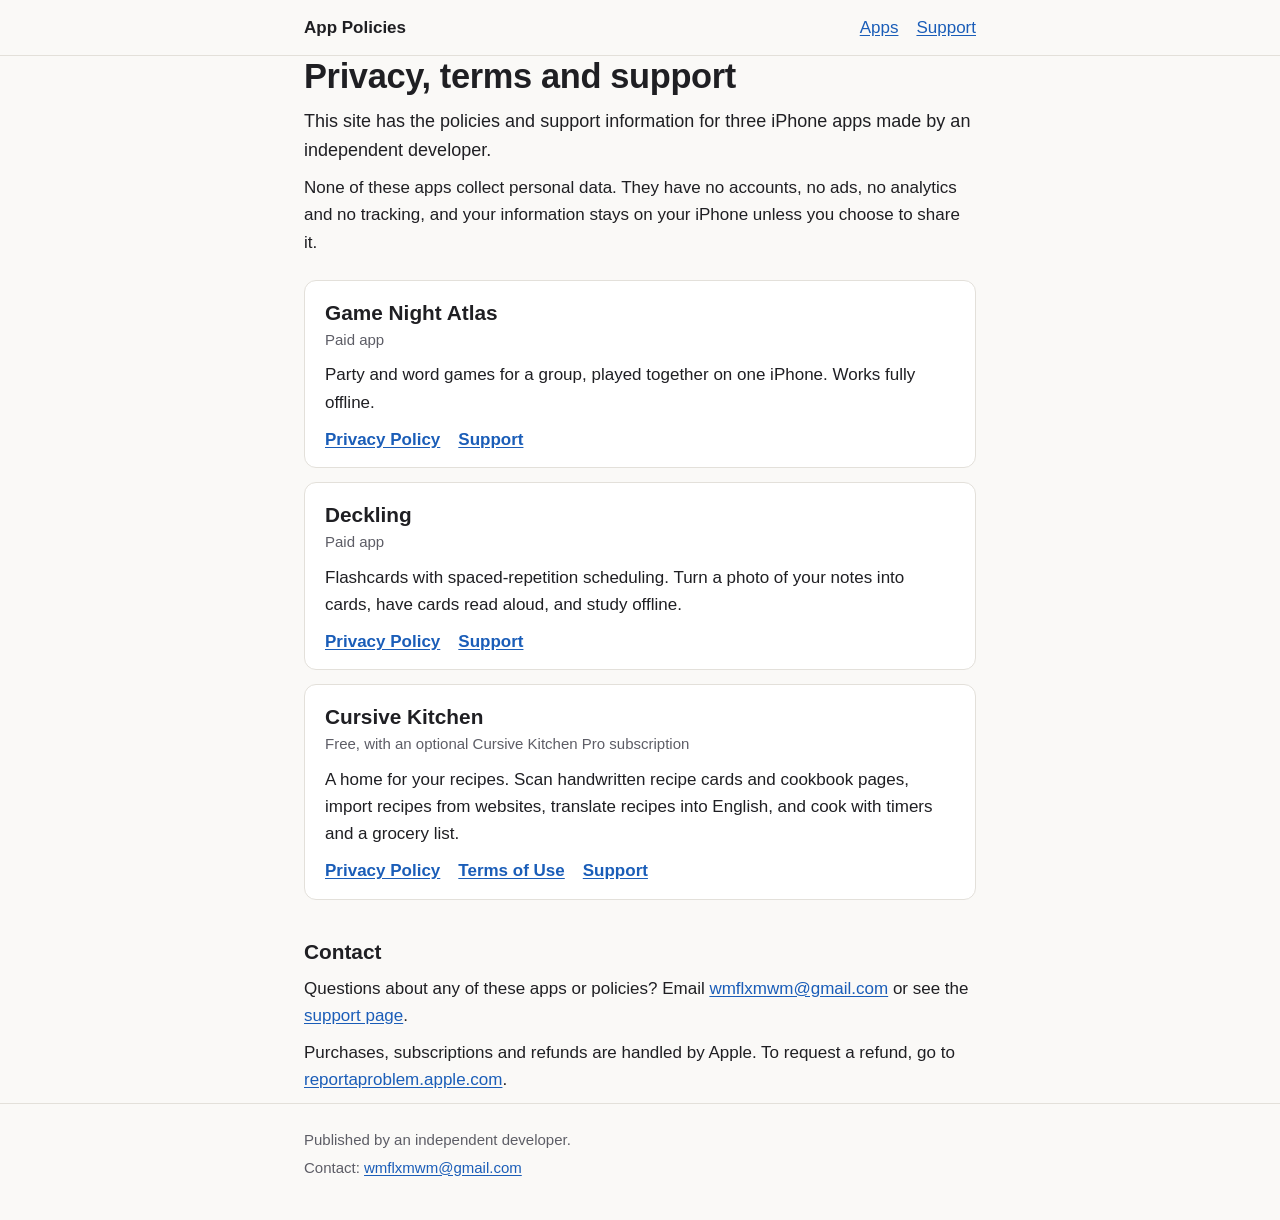
<file: index.html>
<!doctype html>
<html lang="en">
<head>
<meta charset="utf-8">
<meta name="viewport" content="width=device-width, initial-scale=1">
<meta name="color-scheme" content="light dark">
<meta name="referrer" content="no-referrer">
<title>App Policies</title>
<meta name="description" content="Privacy policies, terms of use and support for Game Night Atlas, Deckling and Cursive Kitchen, iPhone apps by an independent developer.">
<link rel="icon" href="data:,">
<link rel="stylesheet" href="style.css">
</head>
<body>
<a class="skip" href="#main">Skip to content</a>

<header class="site-header">
  <div class="wrap">
    <a class="brand" href="index.html">App Policies</a>
    <nav class="site-nav" aria-label="Site">
      <a href="index.html" aria-current="page">Apps</a>
      <a href="support.html">Support</a>
    </nav>
  </div>
</header>

<main id="main" class="wrap">
  <h1>Privacy, terms and support</h1>
  <p class="lead">This site has the policies and support information for three iPhone apps made by an independent developer.</p>
  <p>None of these apps collect personal data. They have no accounts, no ads, no analytics and no tracking, and your information stays on your iPhone unless you choose to share it.</p>

  <ul class="apps">
    <li class="app">
      <h2 id="game-night-atlas">Game Night Atlas</h2>
      <p class="price">Paid app</p>
      <p>Party and word games for a group, played together on one iPhone. Works fully offline.</p>
      <ul class="links">
        <li><a href="game-night-atlas/privacy.html">Privacy Policy</a></li>
        <li><a href="support.html#game-night-atlas">Support</a></li>
      </ul>
    </li>

    <li class="app">
      <h2 id="deckling">Deckling</h2>
      <p class="price">Paid app</p>
      <p>Flashcards with spaced-repetition scheduling. Turn a photo of your notes into cards, have cards read aloud, and study offline.</p>
      <ul class="links">
        <li><a href="deckling/privacy.html">Privacy Policy</a></li>
        <li><a href="support.html#deckling">Support</a></li>
      </ul>
    </li>

    <li class="app">
      <h2 id="cursive-kitchen">Cursive Kitchen</h2>
      <p class="price">Free, with an optional Cursive Kitchen Pro subscription</p>
      <p>A home for your recipes. Scan handwritten recipe cards and cookbook pages, import recipes from websites, translate recipes into English, and cook with timers and a grocery list.</p>
      <ul class="links">
        <li><a href="cursive-kitchen/privacy.html">Privacy Policy</a></li>
        <li><a href="cursive-kitchen/terms.html">Terms of Use</a></li>
        <li><a href="support.html#cursive-kitchen">Support</a></li>
      </ul>
    </li>
  </ul>

  <h2 id="contact">Contact</h2>
  <p>Questions about any of these apps or policies? Email <a href="mailto:wmflxmwm@gmail.com">wmflxmwm@gmail.com</a> or see the <a href="support.html">support page</a>.</p>
  <p>Purchases, subscriptions and refunds are handled by Apple. To request a refund, go to <a href="https://reportaproblem.apple.com">reportaproblem.apple.com</a>.</p>
</main>

<footer class="site-footer">
  <div class="wrap">
    <p>Published by an independent developer.</p>
    <p>Contact: <a href="mailto:wmflxmwm@gmail.com">wmflxmwm@gmail.com</a></p>
  </div>
</footer>
</body>
</html>
</file>
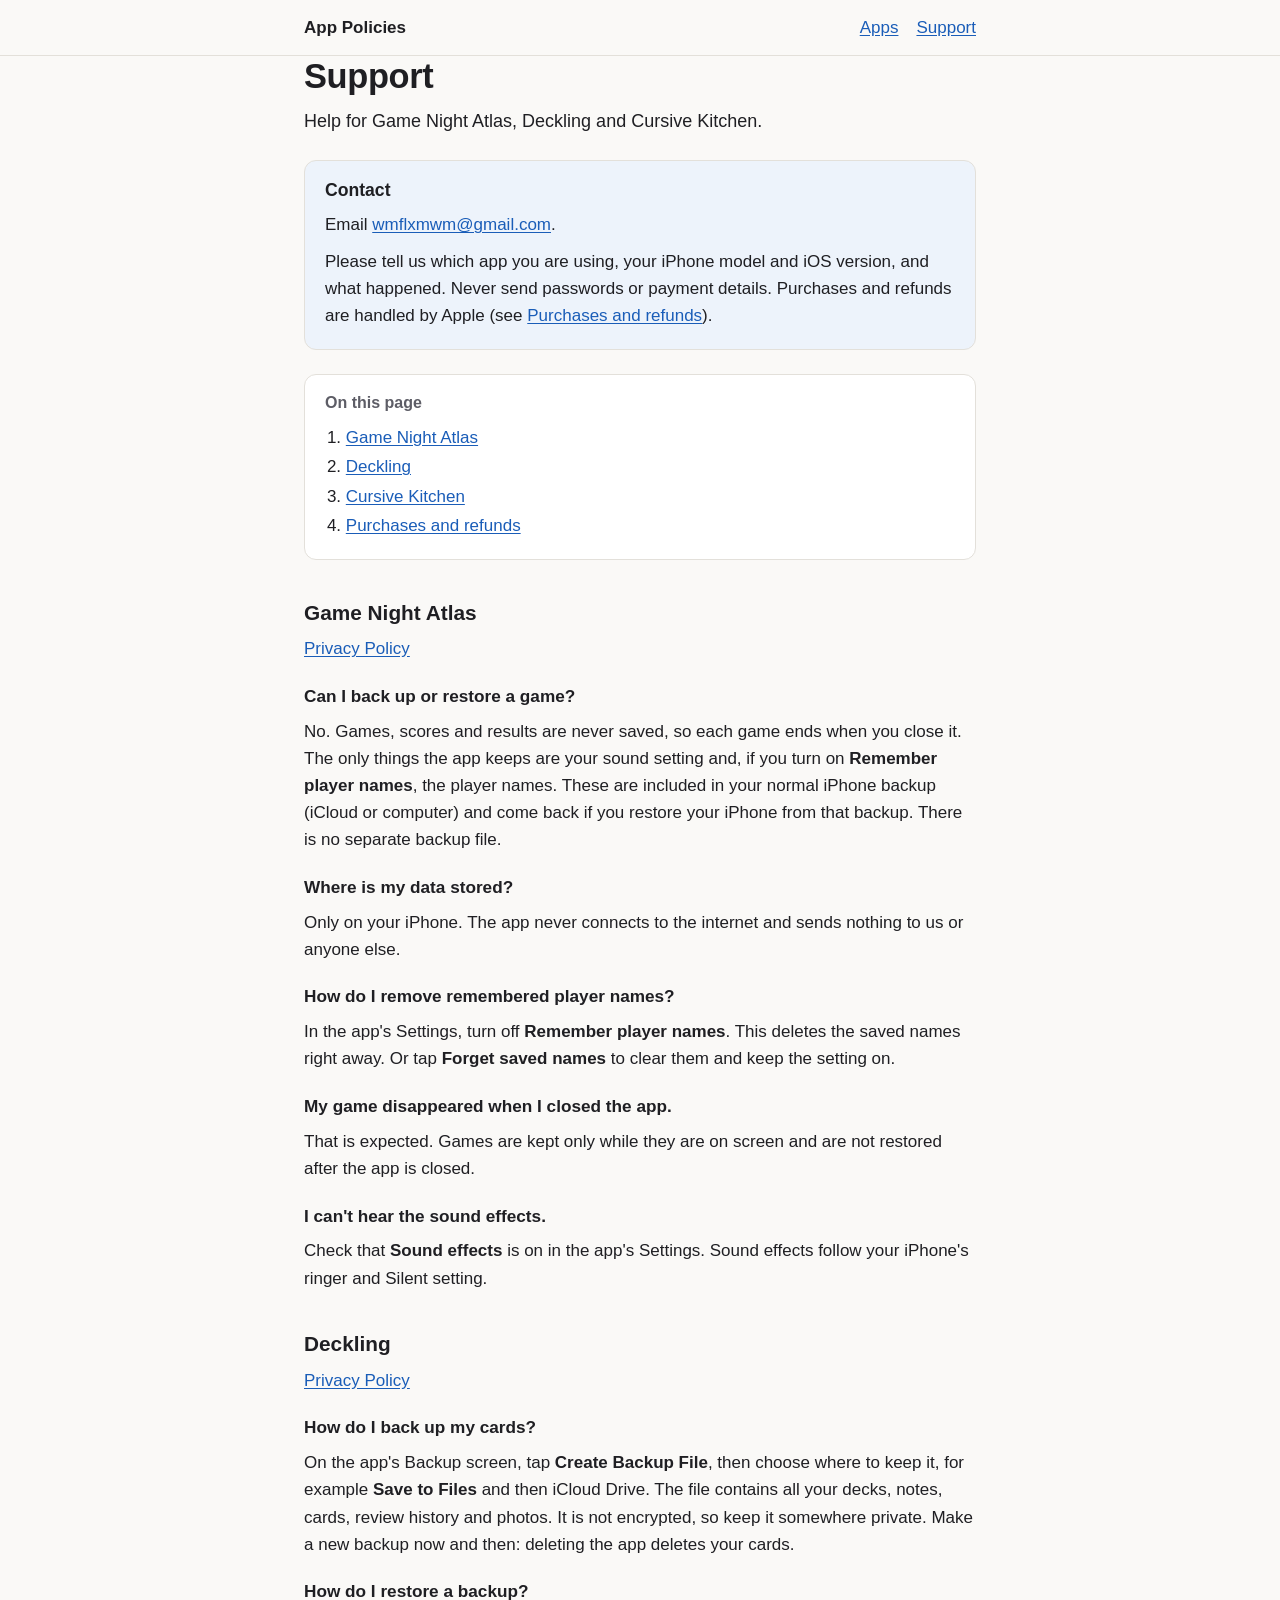
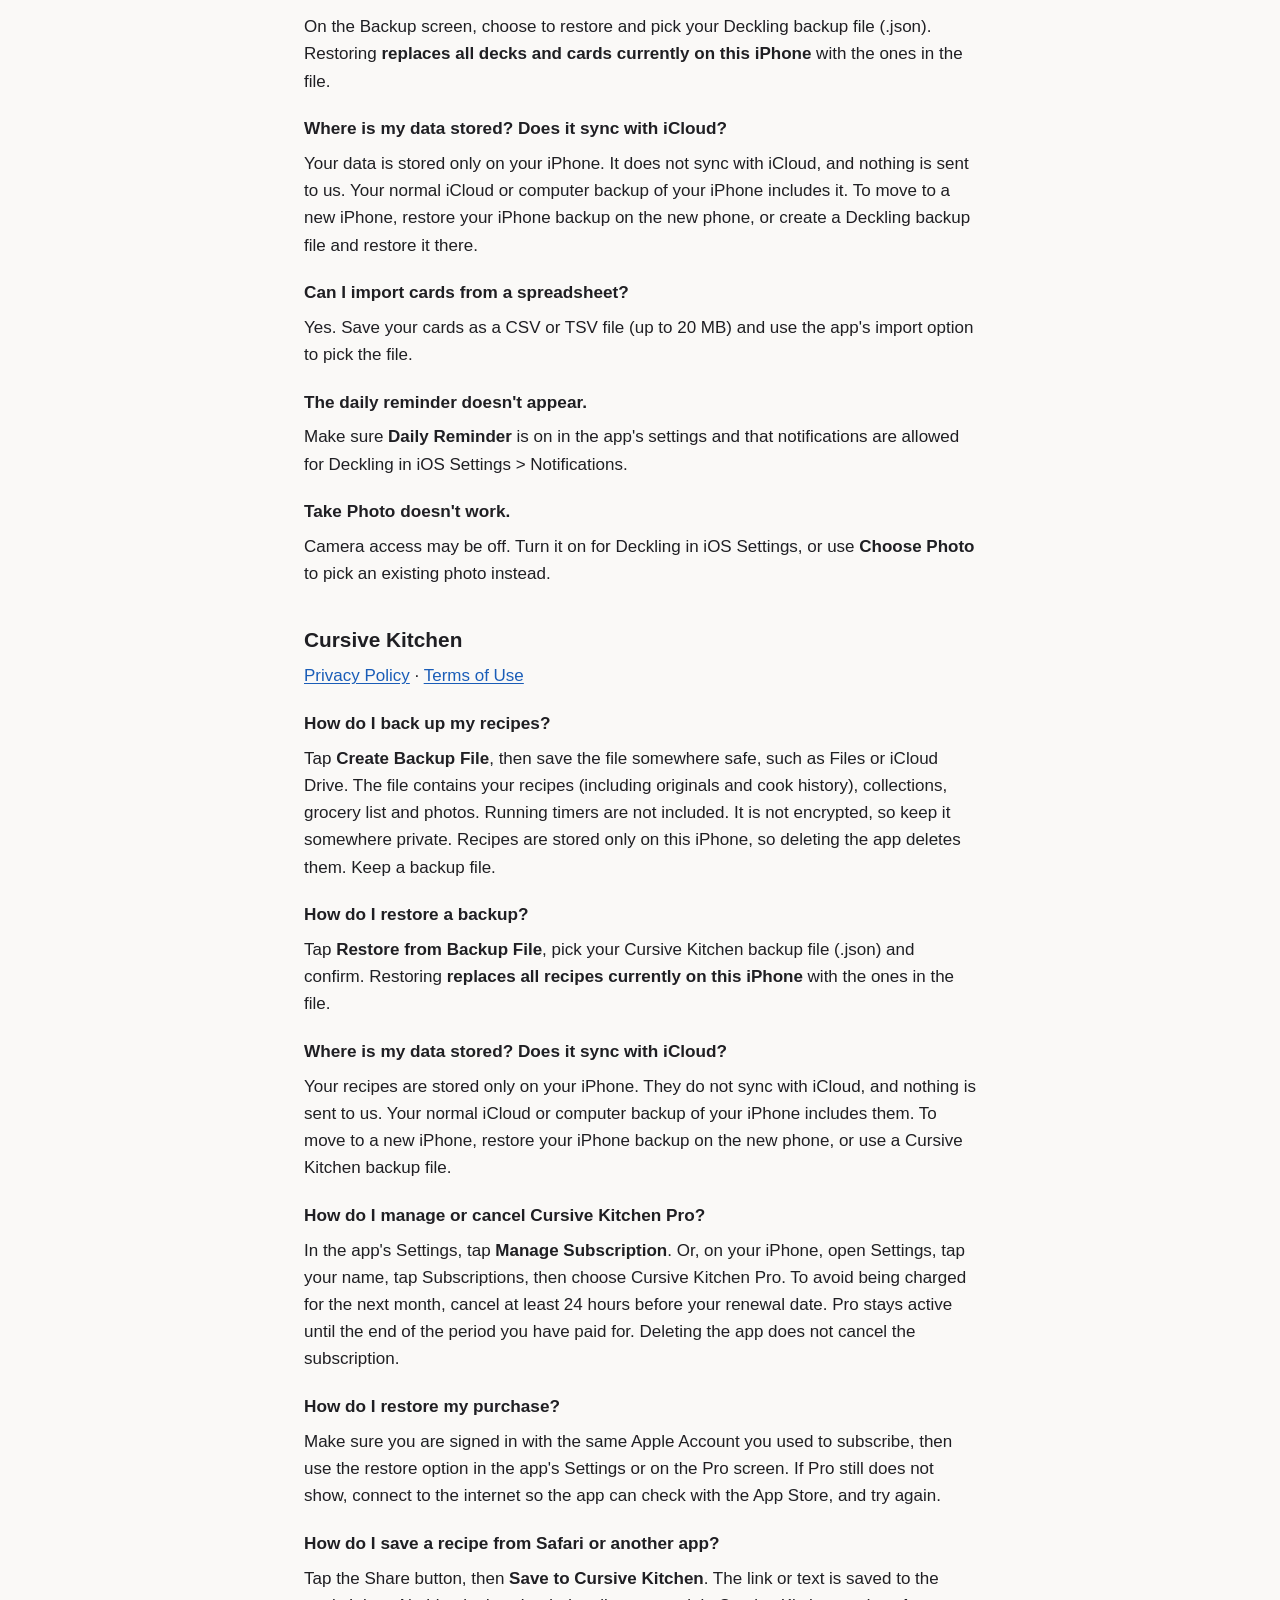
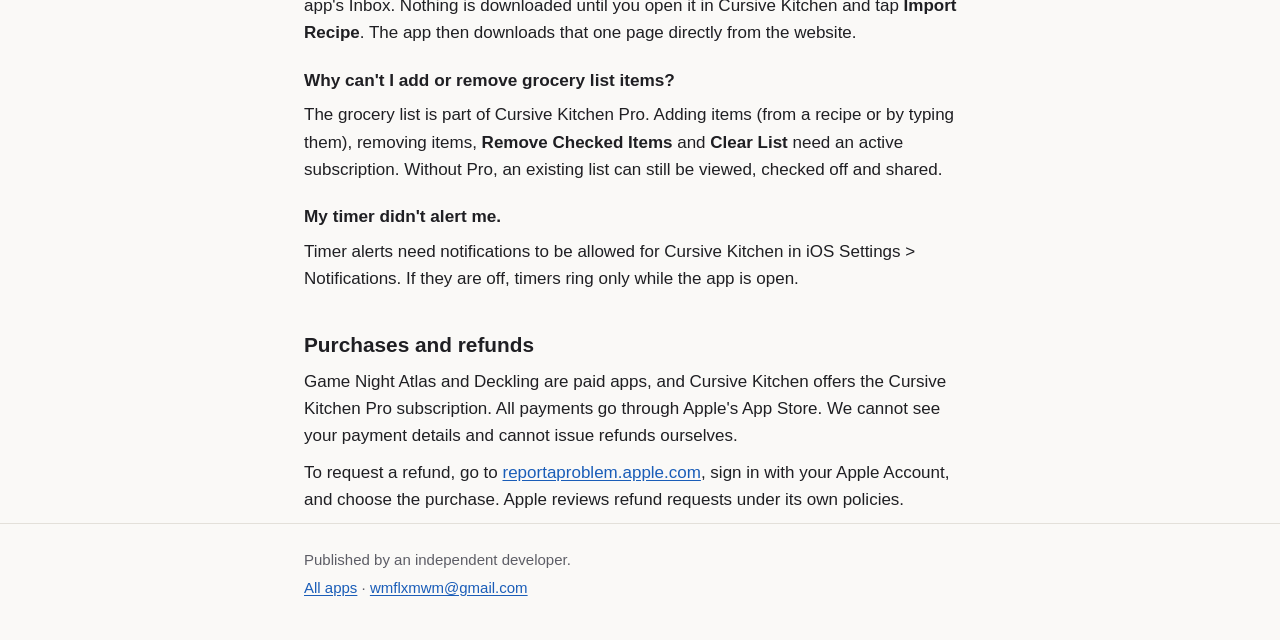
<file: support.html>
<!doctype html>
<html lang="en">
<head>
<meta charset="utf-8">
<meta name="viewport" content="width=device-width, initial-scale=1">
<meta name="color-scheme" content="light dark">
<meta name="referrer" content="no-referrer">
<title>App Support</title>
<meta name="description" content="Support, contact and frequently asked questions for Game Night Atlas, Deckling and Cursive Kitchen.">
<link rel="icon" href="data:,">
<link rel="stylesheet" href="style.css">
</head>
<body>
<a class="skip" href="#main">Skip to content</a>

<header class="site-header">
  <div class="wrap">
    <a class="brand" href="index.html">App Policies</a>
    <nav class="site-nav" aria-label="Site">
      <a href="index.html">Apps</a>
      <a href="support.html" aria-current="page">Support</a>
    </nav>
  </div>
</header>

<main id="main" class="wrap">
  <h1>Support</h1>
  <p class="lead">Help for Game Night Atlas, Deckling and Cursive Kitchen.</p>

  <section class="summary" aria-labelledby="contact">
    <h2 id="contact">Contact</h2>
    <p>Email <a href="mailto:wmflxmwm@gmail.com">wmflxmwm@gmail.com</a>.</p>
    <p>Please tell us which app you are using, your iPhone model and iOS version, and what happened. Never send passwords or payment details. Purchases and refunds are handled by Apple (see <a href="#refunds">Purchases and refunds</a>).</p>
  </section>

  <nav class="toc" aria-labelledby="toc-title">
    <h2 id="toc-title">On this page</h2>
    <ol>
      <li><a href="#game-night-atlas">Game Night Atlas</a></li>
      <li><a href="#deckling">Deckling</a></li>
      <li><a href="#cursive-kitchen">Cursive Kitchen</a></li>
      <li><a href="#refunds">Purchases and refunds</a></li>
    </ol>
  </nav>

  <section class="faq" aria-labelledby="game-night-atlas">
    <h2 id="game-night-atlas">Game Night Atlas</h2>
    <p><a href="game-night-atlas/privacy.html">Privacy Policy</a></p>

    <h3>Can I back up or restore a game?</h3>
    <p>No. Games, scores and results are never saved, so each game ends when you close it. The only things the app keeps are your sound setting and, if you turn on <strong>Remember player names</strong>, the player names. These are included in your normal iPhone backup (iCloud or computer) and come back if you restore your iPhone from that backup. There is no separate backup file.</p>

    <h3>Where is my data stored?</h3>
    <p>Only on your iPhone. The app never connects to the internet and sends nothing to us or anyone else.</p>

    <h3>How do I remove remembered player names?</h3>
    <p>In the app's Settings, turn off <strong>Remember player names</strong>. This deletes the saved names right away. Or tap <strong>Forget saved names</strong> to clear them and keep the setting on.</p>

    <h3>My game disappeared when I closed the app.</h3>
    <p>That is expected. Games are kept only while they are on screen and are not restored after the app is closed.</p>

    <h3>I can't hear the sound effects.</h3>
    <p>Check that <strong>Sound effects</strong> is on in the app's Settings. Sound effects follow your iPhone's ringer and Silent setting.</p>
  </section>

  <section class="faq" aria-labelledby="deckling">
    <h2 id="deckling">Deckling</h2>
    <p><a href="deckling/privacy.html">Privacy Policy</a></p>

    <h3>How do I back up my cards?</h3>
    <p>On the app's Backup screen, tap <strong>Create Backup File</strong>, then choose where to keep it, for example <strong>Save to Files</strong> and then iCloud Drive. The file contains all your decks, notes, cards, review history and photos. It is not encrypted, so keep it somewhere private. Make a new backup now and then: deleting the app deletes your cards.</p>

    <h3>How do I restore a backup?</h3>
    <p>On the Backup screen, choose to restore and pick your Deckling backup file (.json). Restoring <strong>replaces all decks and cards currently on this iPhone</strong> with the ones in the file.</p>

    <h3>Where is my data stored? Does it sync with iCloud?</h3>
    <p>Your data is stored only on your iPhone. It does not sync with iCloud, and nothing is sent to us. Your normal iCloud or computer backup of your iPhone includes it. To move to a new iPhone, restore your iPhone backup on the new phone, or create a Deckling backup file and restore it there.</p>

    <h3>Can I import cards from a spreadsheet?</h3>
    <p>Yes. Save your cards as a CSV or TSV file (up to 20 MB) and use the app's import option to pick the file.</p>

    <h3>The daily reminder doesn't appear.</h3>
    <p>Make sure <strong>Daily Reminder</strong> is on in the app's settings and that notifications are allowed for Deckling in iOS Settings &gt; Notifications.</p>

    <h3>Take Photo doesn't work.</h3>
    <p>Camera access may be off. Turn it on for Deckling in iOS Settings, or use <strong>Choose Photo</strong> to pick an existing photo instead.</p>
  </section>

  <section class="faq" aria-labelledby="cursive-kitchen">
    <h2 id="cursive-kitchen">Cursive Kitchen</h2>
    <p><a href="cursive-kitchen/privacy.html">Privacy Policy</a> · <a href="cursive-kitchen/terms.html">Terms of Use</a></p>

    <h3>How do I back up my recipes?</h3>
    <p>Tap <strong>Create Backup File</strong>, then save the file somewhere safe, such as Files or iCloud Drive. The file contains your recipes (including originals and cook history), collections, grocery list and photos. Running timers are not included. It is not encrypted, so keep it somewhere private. Recipes are stored only on this iPhone, so deleting the app deletes them. Keep a backup file.</p>

    <h3>How do I restore a backup?</h3>
    <p>Tap <strong>Restore from Backup File</strong>, pick your Cursive Kitchen backup file (.json) and confirm. Restoring <strong>replaces all recipes currently on this iPhone</strong> with the ones in the file.</p>

    <h3>Where is my data stored? Does it sync with iCloud?</h3>
    <p>Your recipes are stored only on your iPhone. They do not sync with iCloud, and nothing is sent to us. Your normal iCloud or computer backup of your iPhone includes them. To move to a new iPhone, restore your iPhone backup on the new phone, or use a Cursive Kitchen backup file.</p>

    <h3>How do I manage or cancel Cursive Kitchen Pro?</h3>
    <p>In the app's Settings, tap <strong>Manage Subscription</strong>. Or, on your iPhone, open Settings, tap your name, tap Subscriptions, then choose Cursive Kitchen Pro. To avoid being charged for the next month, cancel at least 24 hours before your renewal date. Pro stays active until the end of the period you have paid for. Deleting the app does not cancel the subscription.</p>

    <h3>How do I restore my purchase?</h3>
    <p>Make sure you are signed in with the same Apple Account you used to subscribe, then use the restore option in the app's Settings or on the Pro screen. If Pro still does not show, connect to the internet so the app can check with the App Store, and try again.</p>

    <h3>How do I save a recipe from Safari or another app?</h3>
    <p>Tap the Share button, then <strong>Save to Cursive Kitchen</strong>. The link or text is saved to the app's Inbox. Nothing is downloaded until you open it in Cursive Kitchen and tap <strong>Import Recipe</strong>. The app then downloads that one page directly from the website.</p>

    <h3>Why can't I add or remove grocery list items?</h3>
    <p>The grocery list is part of Cursive Kitchen Pro. Adding items (from a recipe or by typing them), removing items, <strong>Remove Checked Items</strong> and <strong>Clear List</strong> need an active subscription. Without Pro, an existing list can still be viewed, checked off and shared.</p>

    <h3>My timer didn't alert me.</h3>
    <p>Timer alerts need notifications to be allowed for Cursive Kitchen in iOS Settings &gt; Notifications. If they are off, timers ring only while the app is open.</p>
  </section>

  <section aria-labelledby="refunds">
    <h2 id="refunds">Purchases and refunds</h2>
    <p>Game Night Atlas and Deckling are paid apps, and Cursive Kitchen offers the Cursive Kitchen Pro subscription. All payments go through Apple's App Store. We cannot see your payment details and cannot issue refunds ourselves.</p>
    <p>To request a refund, go to <a href="https://reportaproblem.apple.com">reportaproblem.apple.com</a>, sign in with your Apple Account, and choose the purchase. Apple reviews refund requests under its own policies.</p>
  </section>
</main>

<footer class="site-footer">
  <div class="wrap">
    <p>Published by an independent developer.</p>
    <p><a href="index.html">All apps</a> · <a href="mailto:wmflxmwm@gmail.com">wmflxmwm@gmail.com</a></p>
  </div>
</footer>
</body>
</html>
</file>
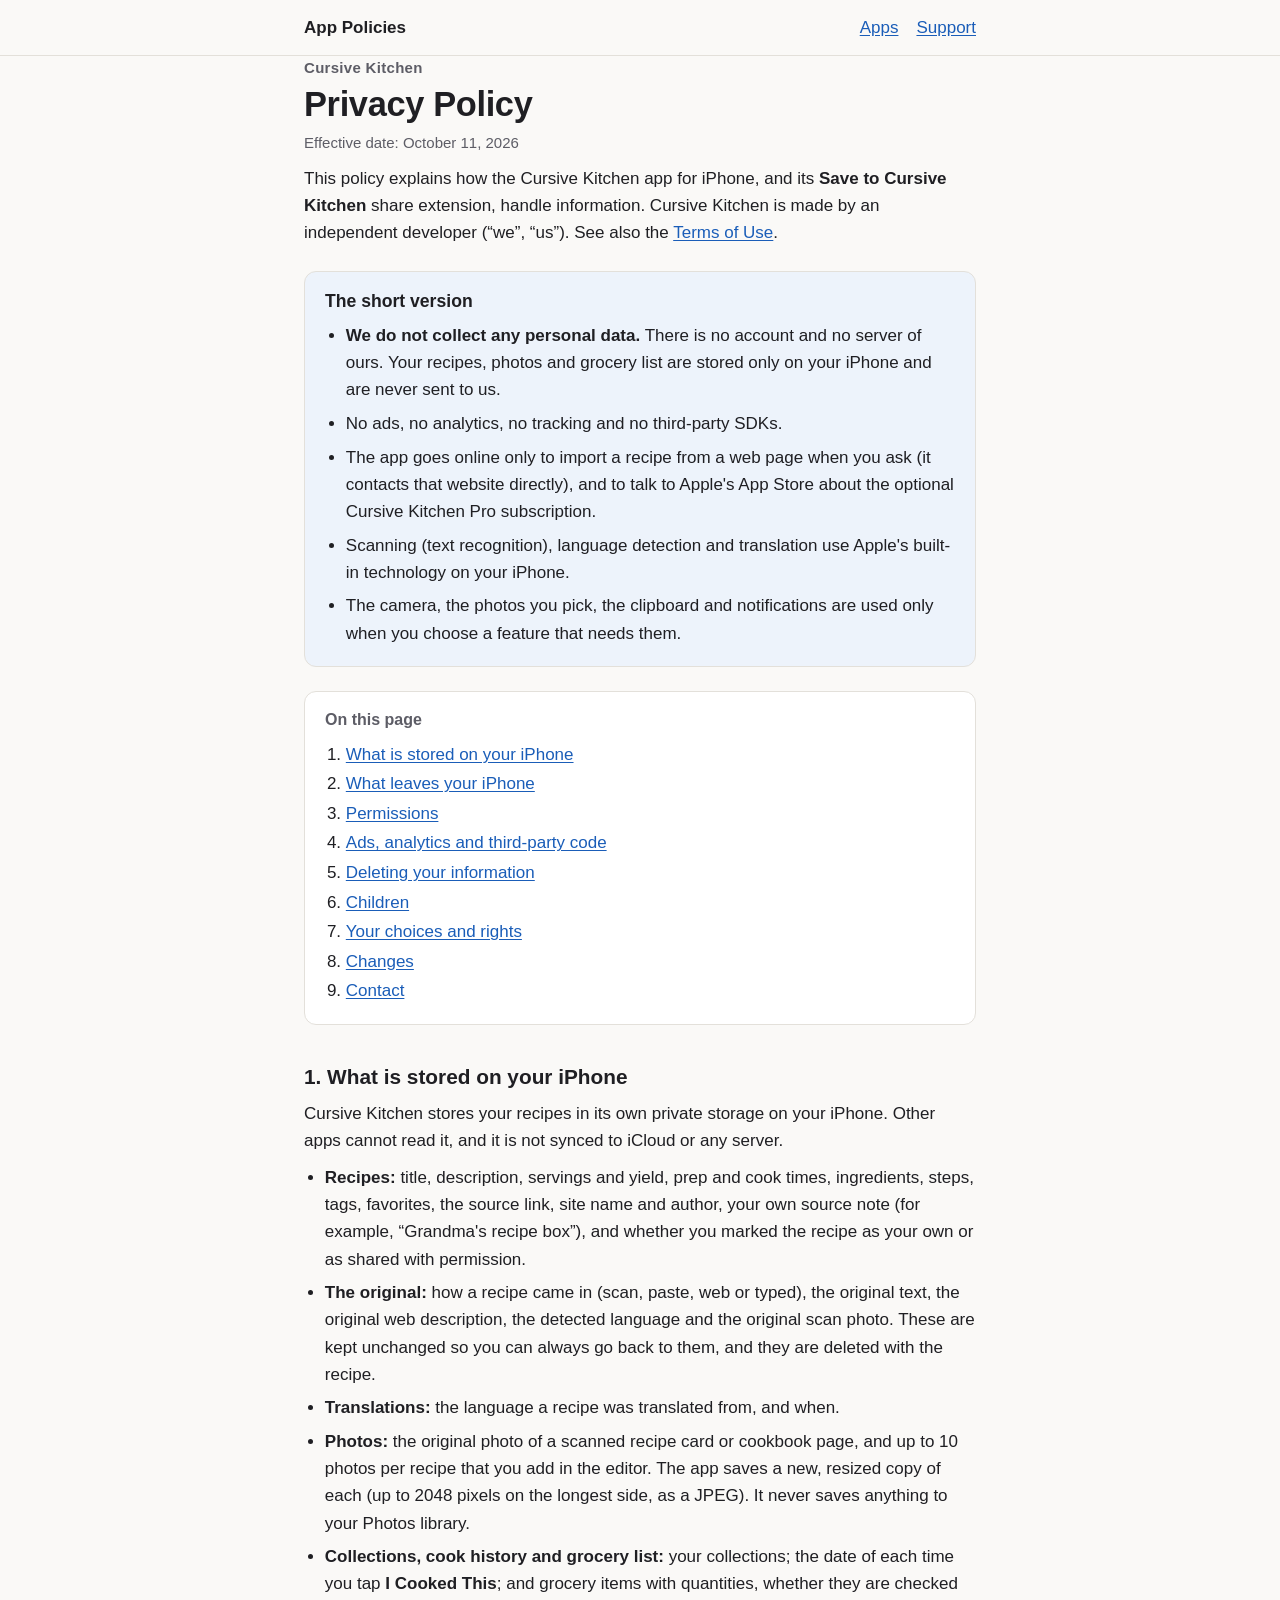
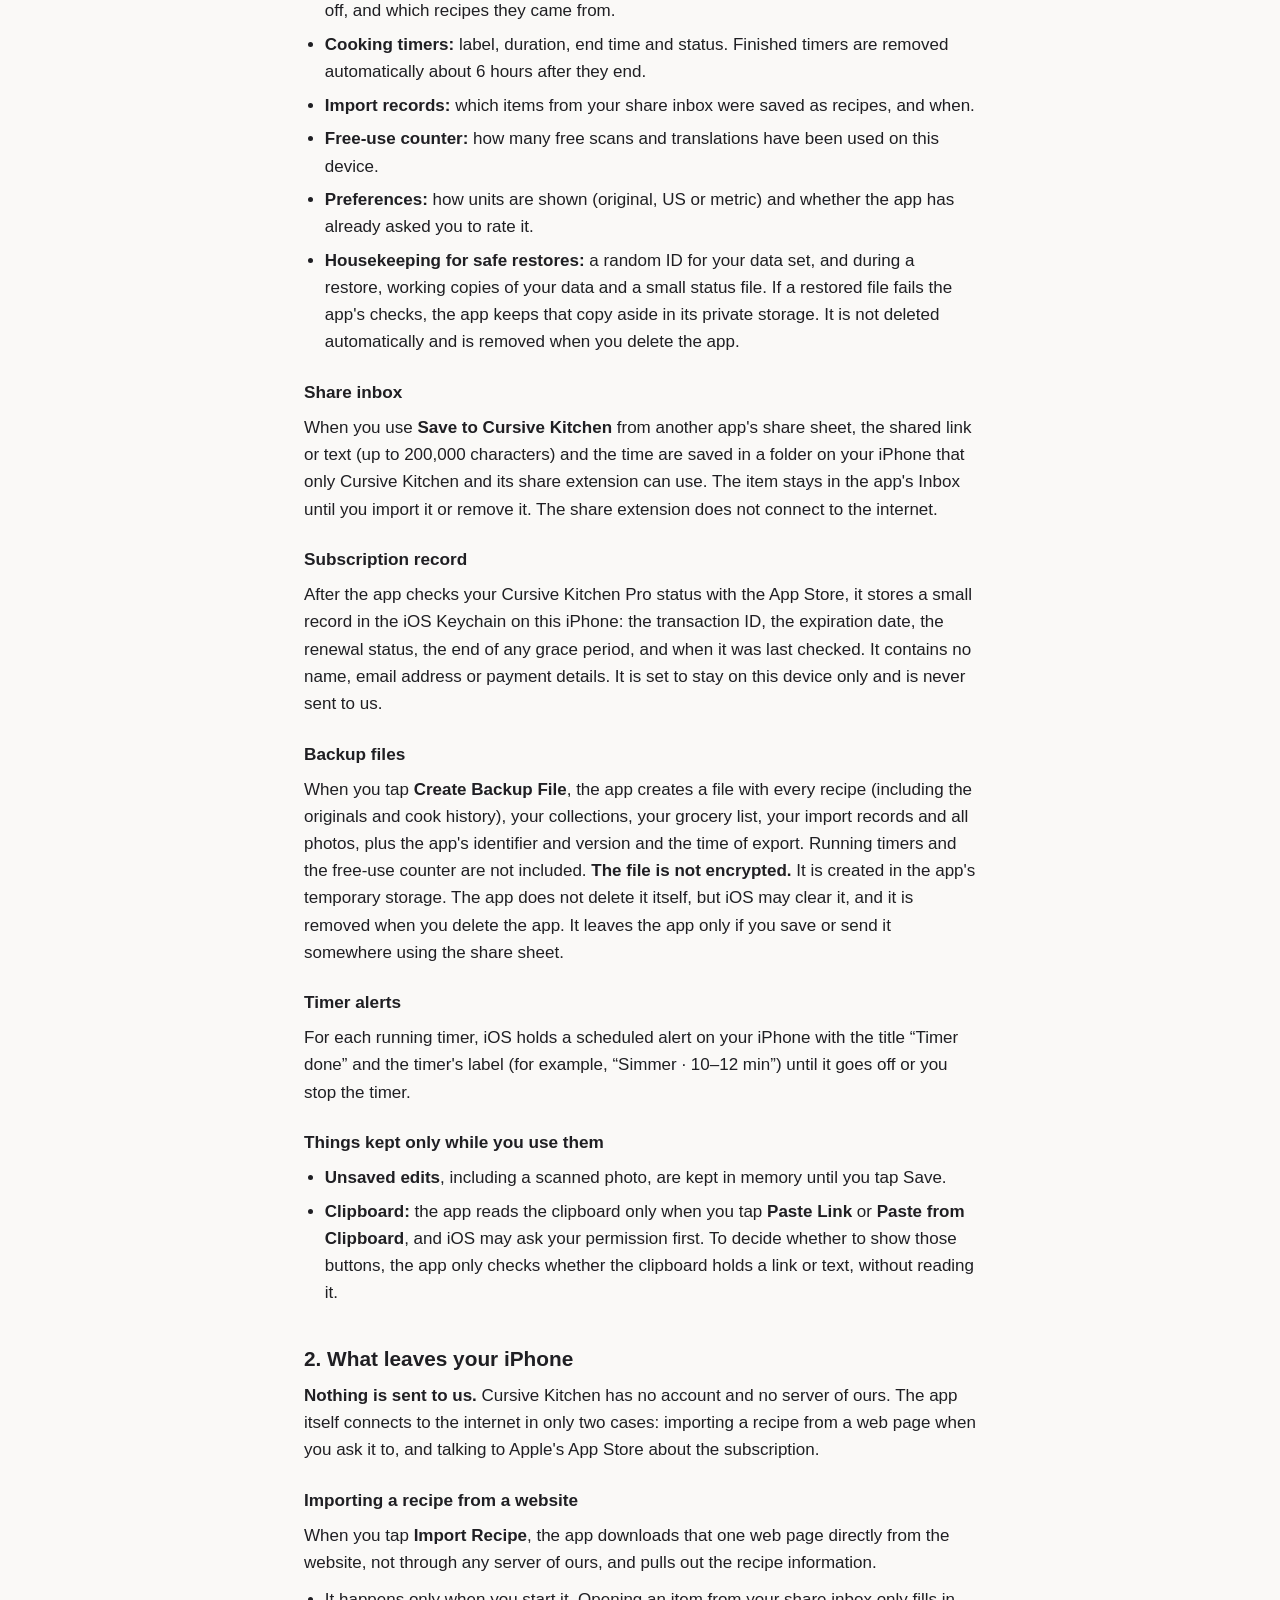
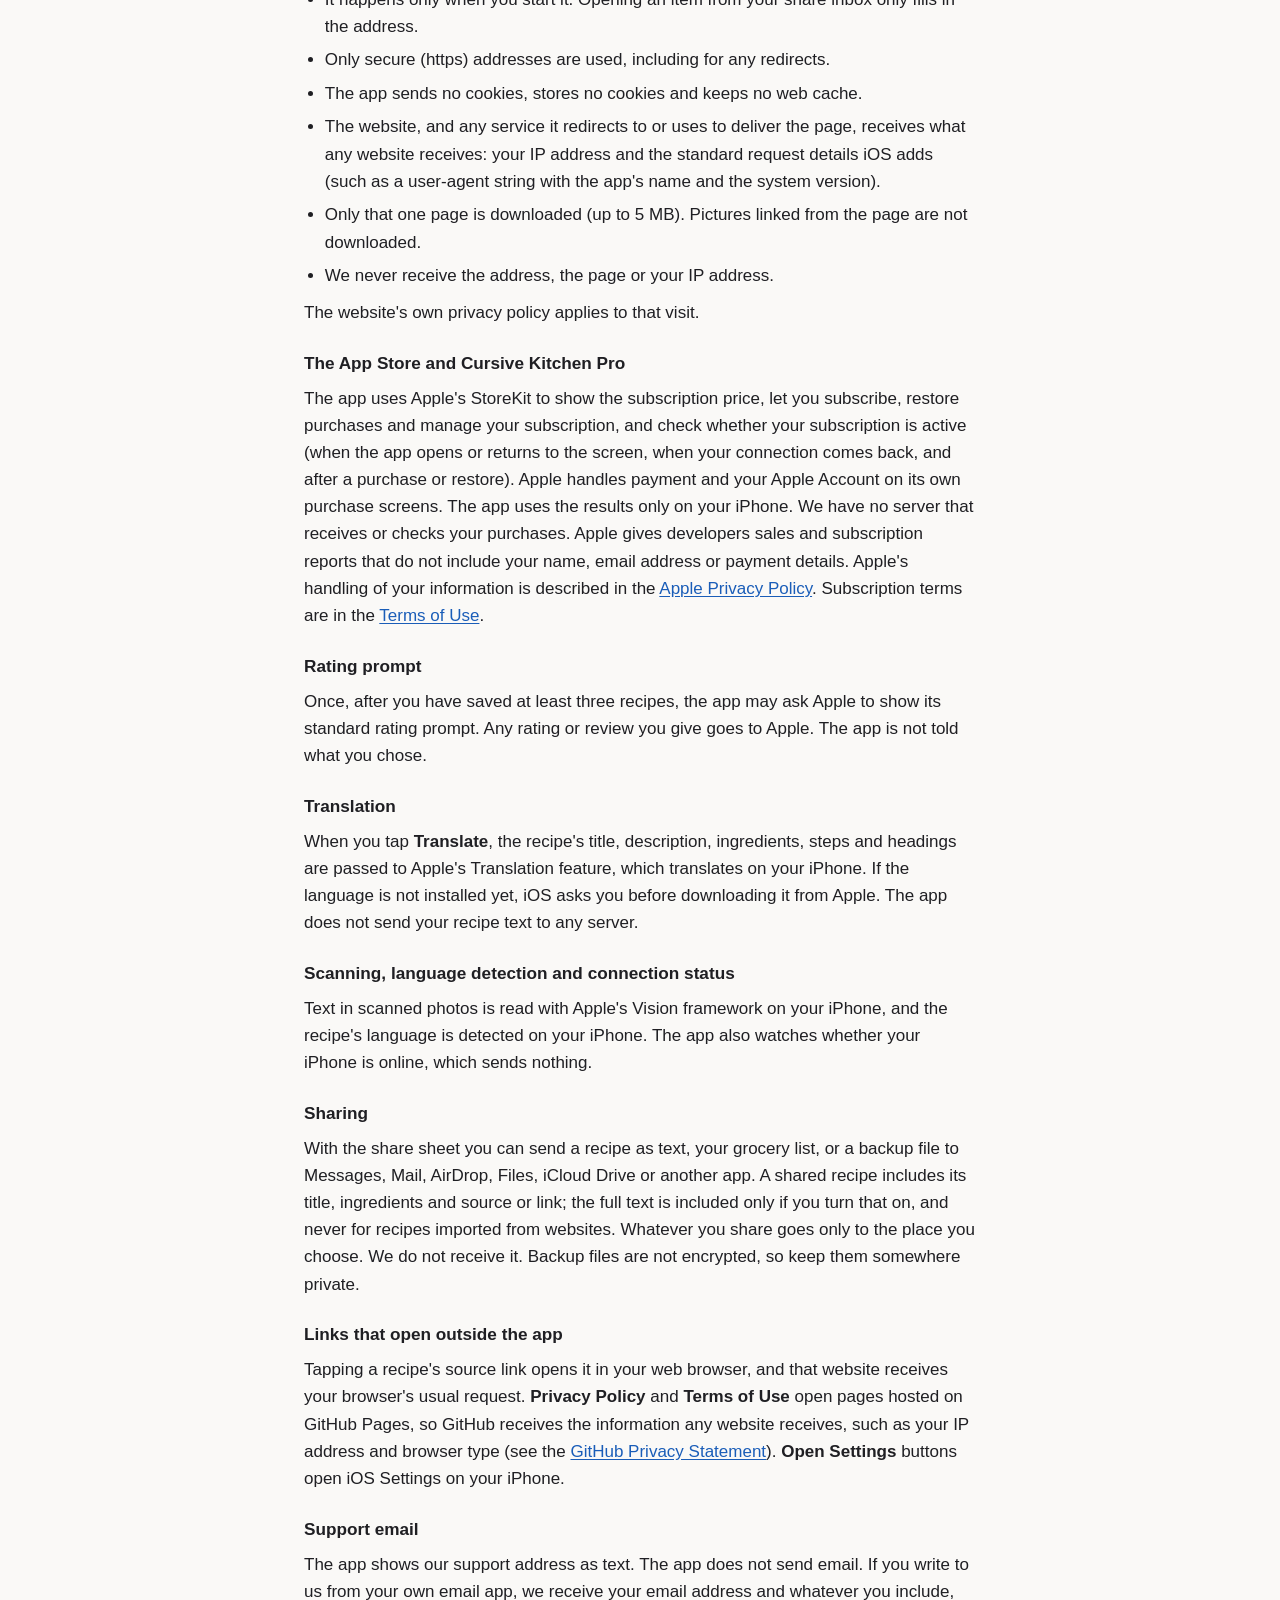
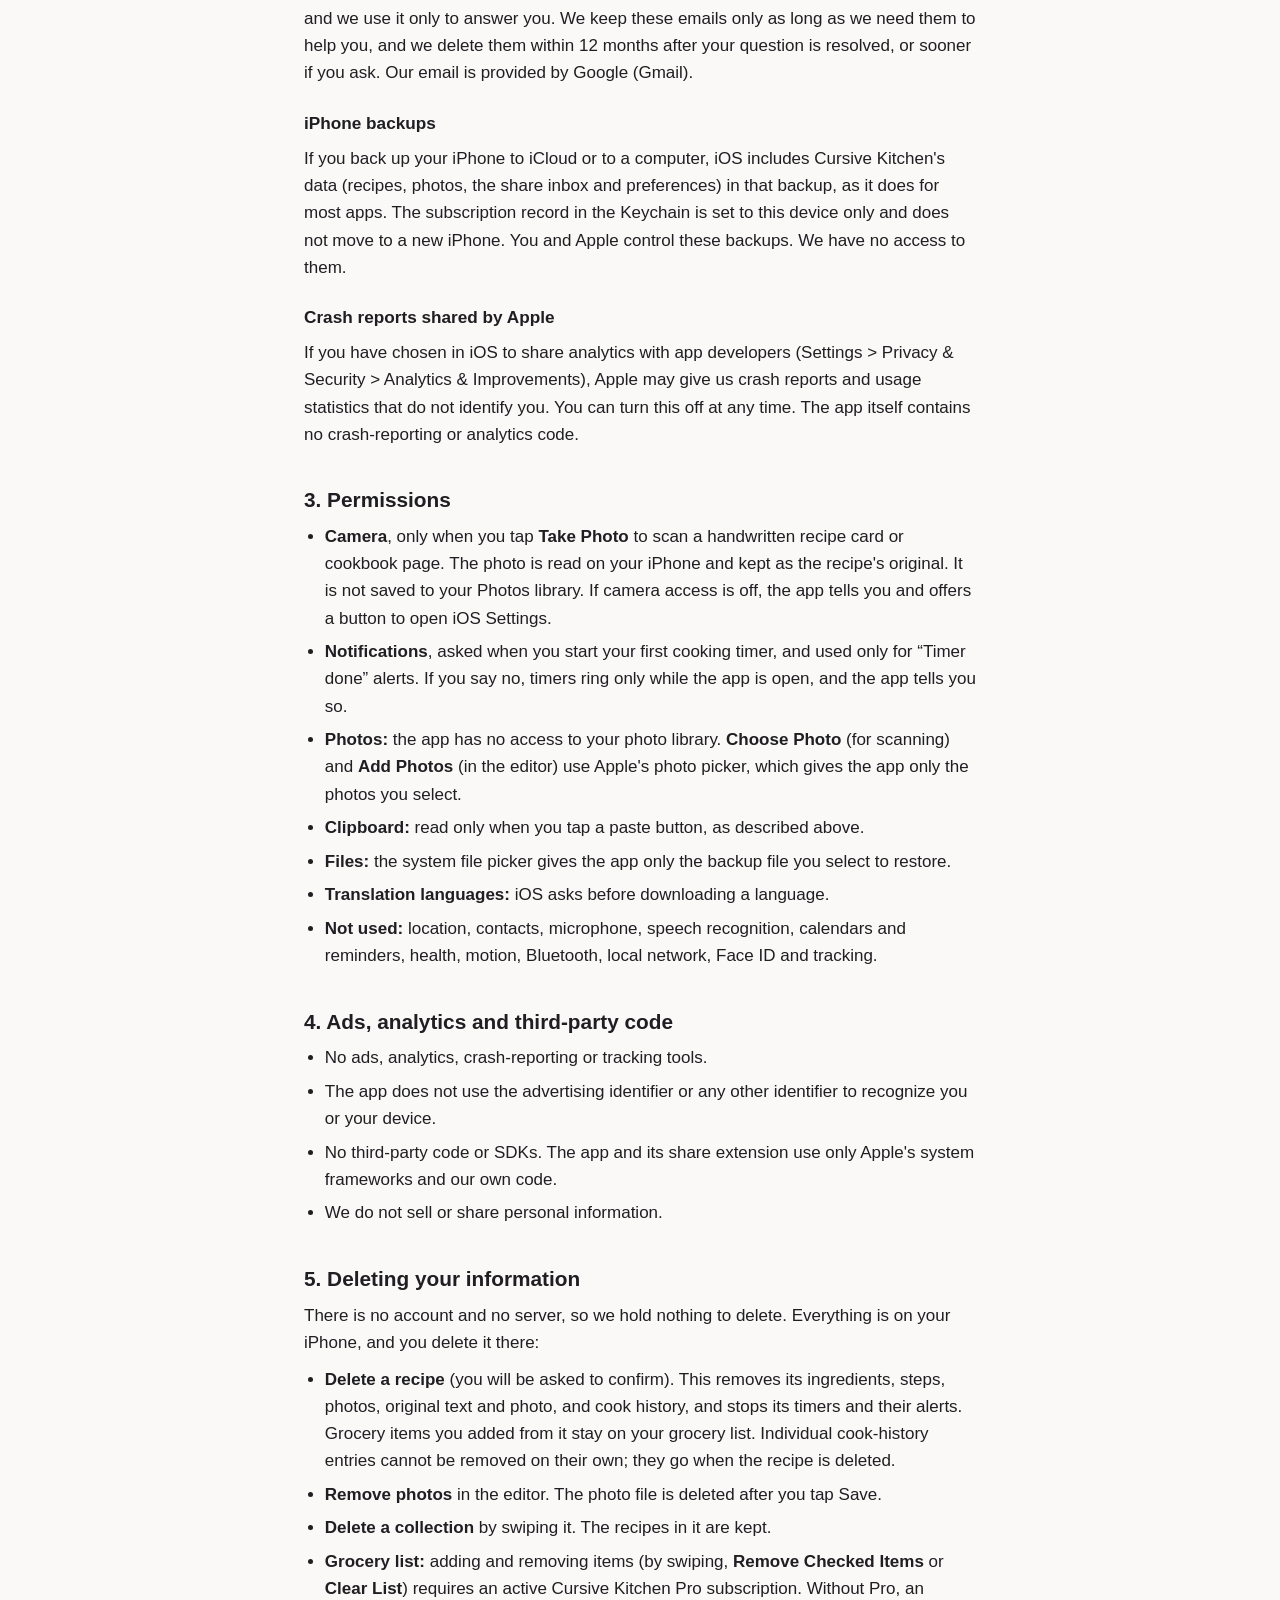
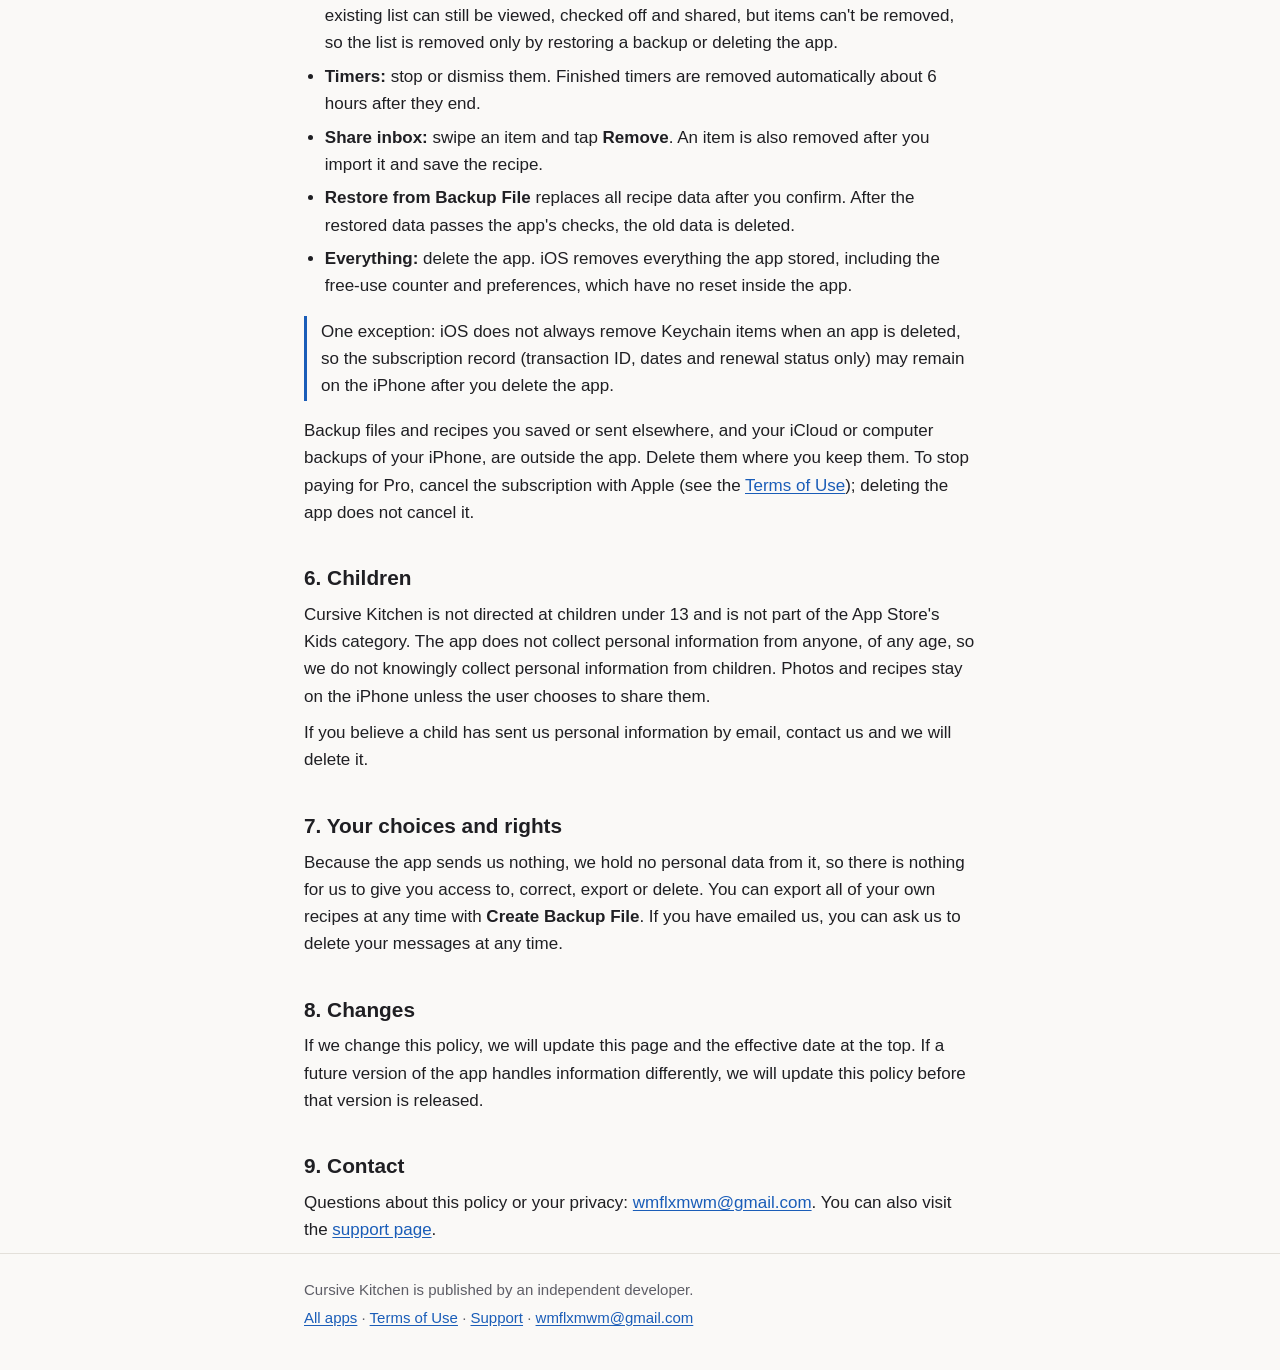
<file: cursive-kitchen/privacy.html>
<!doctype html>
<html lang="en">
<head>
<meta charset="utf-8">
<meta name="viewport" content="width=device-width, initial-scale=1">
<meta name="color-scheme" content="light dark">
<meta name="referrer" content="no-referrer">
<title>Cursive Kitchen Privacy</title>
<meta name="description" content="Privacy Policy for the Cursive Kitchen recipe app for iPhone. The developer does not collect any personal data.">
<link rel="icon" href="data:,">
<link rel="stylesheet" href="../style.css">
</head>
<body>
<a class="skip" href="#main">Skip to content</a>

<header class="site-header">
  <div class="wrap">
    <a class="brand" href="../index.html">App Policies</a>
    <nav class="site-nav" aria-label="Site">
      <a href="../index.html">Apps</a>
      <a href="../support.html">Support</a>
    </nav>
  </div>
</header>

<main id="main" class="wrap">
<article>
  <p class="eyebrow">Cursive Kitchen</p>
  <h1>Privacy Policy</h1>
  <p class="meta">Effective date: <time datetime="2026-10-11">October 11, 2026</time></p>

  <p>This policy explains how the Cursive Kitchen app for iPhone, and its <strong>Save to Cursive Kitchen</strong> share extension, handle information. Cursive Kitchen is made by an independent developer (“we”, “us”). See also the <a href="terms.html">Terms of Use</a>.</p>

  <section class="summary" aria-labelledby="short-version">
    <h2 id="short-version">The short version</h2>
    <ul>
      <li><strong>We do not collect any personal data.</strong> There is no account and no server of ours. Your recipes, photos and grocery list are stored only on your iPhone and are never sent to us.</li>
      <li>No ads, no analytics, no tracking and no third-party SDKs.</li>
      <li>The app goes online only to import a recipe from a web page when you ask (it contacts that website directly), and to talk to Apple's App Store about the optional Cursive Kitchen Pro subscription.</li>
      <li>Scanning (text recognition), language detection and translation use Apple's built-in technology on your iPhone.</li>
      <li>The camera, the photos you pick, the clipboard and notifications are used only when you choose a feature that needs them.</li>
    </ul>
  </section>

  <nav class="toc" aria-labelledby="toc-title">
    <h2 id="toc-title">On this page</h2>
    <ol>
      <li><a href="#stored">What is stored on your iPhone</a></li>
      <li><a href="#leaves">What leaves your iPhone</a></li>
      <li><a href="#permissions">Permissions</a></li>
      <li><a href="#tracking">Ads, analytics and third-party code</a></li>
      <li><a href="#delete">Deleting your information</a></li>
      <li><a href="#children">Children</a></li>
      <li><a href="#rights">Your choices and rights</a></li>
      <li><a href="#changes">Changes</a></li>
      <li><a href="#contact">Contact</a></li>
    </ol>
  </nav>

  <section aria-labelledby="stored">
    <h2 id="stored">1. What is stored on your iPhone</h2>
    <p>Cursive Kitchen stores your recipes in its own private storage on your iPhone. Other apps cannot read it, and it is not synced to iCloud or any server.</p>
    <ul>
      <li><strong>Recipes:</strong> title, description, servings and yield, prep and cook times, ingredients, steps, tags, favorites, the source link, site name and author, your own source note (for example, “Grandma's recipe box”), and whether you marked the recipe as your own or as shared with permission.</li>
      <li><strong>The original:</strong> how a recipe came in (scan, paste, web or typed), the original text, the original web description, the detected language and the original scan photo. These are kept unchanged so you can always go back to them, and they are deleted with the recipe.</li>
      <li><strong>Translations:</strong> the language a recipe was translated from, and when.</li>
      <li><strong>Photos:</strong> the original photo of a scanned recipe card or cookbook page, and up to 10 photos per recipe that you add in the editor. The app saves a new, resized copy of each (up to 2048 pixels on the longest side, as a JPEG). It never saves anything to your Photos library.</li>
      <li><strong>Collections, cook history and grocery list:</strong> your collections; the date of each time you tap <strong>I Cooked This</strong>; and grocery items with quantities, whether they are checked off, and which recipes they came from.</li>
      <li><strong>Cooking timers:</strong> label, duration, end time and status. Finished timers are removed automatically about 6 hours after they end.</li>
      <li><strong>Import records:</strong> which items from your share inbox were saved as recipes, and when.</li>
      <li><strong>Free-use counter:</strong> how many free scans and translations have been used on this device.</li>
      <li><strong>Preferences:</strong> how units are shown (original, US or metric) and whether the app has already asked you to rate it.</li>
      <li><strong>Housekeeping for safe restores:</strong> a random ID for your data set, and during a restore, working copies of your data and a small status file. If a restored file fails the app's checks, the app keeps that copy aside in its private storage. It is not deleted automatically and is removed when you delete the app.</li>
    </ul>

    <h3 id="inbox">Share inbox</h3>
    <p>When you use <strong>Save to Cursive Kitchen</strong> from another app's share sheet, the shared link or text (up to 200,000 characters) and the time are saved in a folder on your iPhone that only Cursive Kitchen and its share extension can use. The item stays in the app's Inbox until you import it or remove it. The share extension does not connect to the internet.</p>

    <h3 id="subscription-record">Subscription record</h3>
    <p>After the app checks your Cursive Kitchen Pro status with the App Store, it stores a small record in the iOS Keychain on this iPhone: the transaction ID, the expiration date, the renewal status, the end of any grace period, and when it was last checked. It contains no name, email address or payment details. It is set to stay on this device only and is never sent to us.</p>

    <h3 id="backup-file">Backup files</h3>
    <p>When you tap <strong>Create Backup File</strong>, the app creates a file with every recipe (including the originals and cook history), your collections, your grocery list, your import records and all photos, plus the app's identifier and version and the time of export. Running timers and the free-use counter are not included. <strong>The file is not encrypted.</strong> It is created in the app's temporary storage. The app does not delete it itself, but iOS may clear it, and it is removed when you delete the app. It leaves the app only if you save or send it somewhere using the share sheet.</p>

    <h3 id="timers">Timer alerts</h3>
    <p>For each running timer, iOS holds a scheduled alert on your iPhone with the title “Timer done” and the timer's label (for example, “Simmer · 10–12 min”) until it goes off or you stop the timer.</p>

    <h3 id="memory-only">Things kept only while you use them</h3>
    <ul>
      <li><strong>Unsaved edits</strong>, including a scanned photo, are kept in memory until you tap Save.</li>
      <li><strong>Clipboard:</strong> the app reads the clipboard only when you tap <strong>Paste Link</strong> or <strong>Paste from Clipboard</strong>, and iOS may ask your permission first. To decide whether to show those buttons, the app only checks whether the clipboard holds a link or text, without reading it.</li>
    </ul>
  </section>

  <section aria-labelledby="leaves">
    <h2 id="leaves">2. What leaves your iPhone</h2>
    <p><strong>Nothing is sent to us.</strong> Cursive Kitchen has no account and no server of ours. The app itself connects to the internet in only two cases: importing a recipe from a web page when you ask it to, and talking to Apple's App Store about the subscription.</p>

    <h3 id="web-import">Importing a recipe from a website</h3>
    <p>When you tap <strong>Import Recipe</strong>, the app downloads that one web page directly from the website, not through any server of ours, and pulls out the recipe information.</p>
    <ul>
      <li>It happens only when you start it. Opening an item from your share inbox only fills in the address.</li>
      <li>Only secure (https) addresses are used, including for any redirects.</li>
      <li>The app sends no cookies, stores no cookies and keeps no web cache.</li>
      <li>The website, and any service it redirects to or uses to deliver the page, receives what any website receives: your IP address and the standard request details iOS adds (such as a user-agent string with the app's name and the system version).</li>
      <li>Only that one page is downloaded (up to 5 MB). Pictures linked from the page are not downloaded.</li>
      <li>We never receive the address, the page or your IP address.</li>
    </ul>
    <p>The website's own privacy policy applies to that visit.</p>

    <h3 id="app-store">The App Store and Cursive Kitchen Pro</h3>
    <p>The app uses Apple's StoreKit to show the subscription price, let you subscribe, restore purchases and manage your subscription, and check whether your subscription is active (when the app opens or returns to the screen, when your connection comes back, and after a purchase or restore). Apple handles payment and your Apple Account on its own purchase screens. The app uses the results only on your iPhone. We have no server that receives or checks your purchases. Apple gives developers sales and subscription reports that do not include your name, email address or payment details. Apple's handling of your information is described in the <a href="https://www.apple.com/legal/privacy/">Apple Privacy Policy</a>. Subscription terms are in the <a href="terms.html#subscription">Terms of Use</a>.</p>

    <h3 id="rating">Rating prompt</h3>
    <p>Once, after you have saved at least three recipes, the app may ask Apple to show its standard rating prompt. Any rating or review you give goes to Apple. The app is not told what you chose.</p>

    <h3 id="translation">Translation</h3>
    <p>When you tap <strong>Translate</strong>, the recipe's title, description, ingredients, steps and headings are passed to Apple's Translation feature, which translates on your iPhone. If the language is not installed yet, iOS asks you before downloading it from Apple. The app does not send your recipe text to any server.</p>

    <h3 id="on-device">Scanning, language detection and connection status</h3>
    <p>Text in scanned photos is read with Apple's Vision framework on your iPhone, and the recipe's language is detected on your iPhone. The app also watches whether your iPhone is online, which sends nothing.</p>

    <h3 id="sharing">Sharing</h3>
    <p>With the share sheet you can send a recipe as text, your grocery list, or a backup file to Messages, Mail, AirDrop, Files, iCloud Drive or another app. A shared recipe includes its title, ingredients and source or link; the full text is included only if you turn that on, and never for recipes imported from websites. Whatever you share goes only to the place you choose. We do not receive it. Backup files are not encrypted, so keep them somewhere private.</p>

    <h3 id="links">Links that open outside the app</h3>
    <p>Tapping a recipe's source link opens it in your web browser, and that website receives your browser's usual request. <strong>Privacy Policy</strong> and <strong>Terms of Use</strong> open pages hosted on GitHub Pages, so GitHub receives the information any website receives, such as your IP address and browser type (see the <a href="https://docs.github.com/en/site-policy/privacy-policies/github-general-privacy-statement">GitHub Privacy Statement</a>). <strong>Open Settings</strong> buttons open iOS Settings on your iPhone.</p>

    <h3 id="email">Support email</h3>
    <p>The app shows our support address as text. The app does not send email. If you write to us from your own email app, we receive your email address and whatever you include, and we use it only to answer you. We keep these emails only as long as we need them to help you, and we delete them within 12 months after your question is resolved, or sooner if you ask. Our email is provided by Google (Gmail).</p>

    <h3 id="backups">iPhone backups</h3>
    <p>If you back up your iPhone to iCloud or to a computer, iOS includes Cursive Kitchen's data (recipes, photos, the share inbox and preferences) in that backup, as it does for most apps. The subscription record in the Keychain is set to this device only and does not move to a new iPhone. You and Apple control these backups. We have no access to them.</p>

    <h3 id="apple-analytics">Crash reports shared by Apple</h3>
    <p>If you have chosen in iOS to share analytics with app developers (Settings &gt; Privacy &amp; Security &gt; Analytics &amp; Improvements), Apple may give us crash reports and usage statistics that do not identify you. You can turn this off at any time. The app itself contains no crash-reporting or analytics code.</p>
  </section>

  <section aria-labelledby="permissions">
    <h2 id="permissions">3. Permissions</h2>
    <ul>
      <li><strong>Camera</strong>, only when you tap <strong>Take Photo</strong> to scan a handwritten recipe card or cookbook page. The photo is read on your iPhone and kept as the recipe's original. It is not saved to your Photos library. If camera access is off, the app tells you and offers a button to open iOS Settings.</li>
      <li><strong>Notifications</strong>, asked when you start your first cooking timer, and used only for “Timer done” alerts. If you say no, timers ring only while the app is open, and the app tells you so.</li>
      <li><strong>Photos:</strong> the app has no access to your photo library. <strong>Choose Photo</strong> (for scanning) and <strong>Add Photos</strong> (in the editor) use Apple's photo picker, which gives the app only the photos you select.</li>
      <li><strong>Clipboard:</strong> read only when you tap a paste button, as described above.</li>
      <li><strong>Files:</strong> the system file picker gives the app only the backup file you select to restore.</li>
      <li><strong>Translation languages:</strong> iOS asks before downloading a language.</li>
      <li><strong>Not used:</strong> location, contacts, microphone, speech recognition, calendars and reminders, health, motion, Bluetooth, local network, Face ID and tracking.</li>
    </ul>
  </section>

  <section aria-labelledby="tracking">
    <h2 id="tracking">4. Ads, analytics and third-party code</h2>
    <ul>
      <li>No ads, analytics, crash-reporting or tracking tools.</li>
      <li>The app does not use the advertising identifier or any other identifier to recognize you or your device.</li>
      <li>No third-party code or SDKs. The app and its share extension use only Apple's system frameworks and our own code.</li>
      <li>We do not sell or share personal information.</li>
    </ul>
  </section>

  <section aria-labelledby="delete">
    <h2 id="delete">5. Deleting your information</h2>
    <p>There is no account and no server, so we hold nothing to delete. Everything is on your iPhone, and you delete it there:</p>
    <ul>
      <li><strong>Delete a recipe</strong> (you will be asked to confirm). This removes its ingredients, steps, photos, original text and photo, and cook history, and stops its timers and their alerts. Grocery items you added from it stay on your grocery list. Individual cook-history entries cannot be removed on their own; they go when the recipe is deleted.</li>
      <li><strong>Remove photos</strong> in the editor. The photo file is deleted after you tap Save.</li>
      <li><strong>Delete a collection</strong> by swiping it. The recipes in it are kept.</li>
      <li><strong>Grocery list:</strong> adding and removing items (by swiping, <strong>Remove Checked Items</strong> or <strong>Clear List</strong>) requires an active Cursive Kitchen Pro subscription. Without Pro, an existing list can still be viewed, checked off and shared, but items can't be removed, so the list is removed only by restoring a backup or deleting the app.</li>
      <li><strong>Timers:</strong> stop or dismiss them. Finished timers are removed automatically about 6 hours after they end.</li>
      <li><strong>Share inbox:</strong> swipe an item and tap <strong>Remove</strong>. An item is also removed after you import it and save the recipe.</li>
      <li><strong>Restore from Backup File</strong> replaces all recipe data after you confirm. After the restored data passes the app's checks, the old data is deleted.</li>
      <li><strong>Everything:</strong> delete the app. iOS removes everything the app stored, including the free-use counter and preferences, which have no reset inside the app.</li>
    </ul>
    <p class="note">One exception: iOS does not always remove Keychain items when an app is deleted, so the subscription record (transaction ID, dates and renewal status only) may remain on the iPhone after you delete the app.</p>
    <p>Backup files and recipes you saved or sent elsewhere, and your iCloud or computer backups of your iPhone, are outside the app. Delete them where you keep them. To stop paying for Pro, cancel the subscription with Apple (see the <a href="terms.html#subscription">Terms of Use</a>); deleting the app does not cancel it.</p>
  </section>

  <section aria-labelledby="children">
    <h2 id="children">6. Children</h2>
    <p>Cursive Kitchen is not directed at children under 13 and is not part of the App Store's Kids category. The app does not collect personal information from anyone, of any age, so we do not knowingly collect personal information from children. Photos and recipes stay on the iPhone unless the user chooses to share them.</p>
    <p>If you believe a child has sent us personal information by email, contact us and we will delete it.</p>
  </section>

  <section aria-labelledby="rights">
    <h2 id="rights">7. Your choices and rights</h2>
    <p>Because the app sends us nothing, we hold no personal data from it, so there is nothing for us to give you access to, correct, export or delete. You can export all of your own recipes at any time with <strong>Create Backup File</strong>. If you have emailed us, you can ask us to delete your messages at any time.</p>
  </section>

  <section aria-labelledby="changes">
    <h2 id="changes">8. Changes</h2>
    <p>If we change this policy, we will update this page and the effective date at the top. If a future version of the app handles information differently, we will update this policy before that version is released.</p>
  </section>

  <section aria-labelledby="contact">
    <h2 id="contact">9. Contact</h2>
    <p>Questions about this policy or your privacy: <a href="mailto:wmflxmwm@gmail.com">wmflxmwm@gmail.com</a>. You can also visit the <a href="../support.html#cursive-kitchen">support page</a>.</p>
  </section>
</article>
</main>

<footer class="site-footer">
  <div class="wrap">
    <p>Cursive Kitchen is published by an independent developer.</p>
    <p><a href="../index.html">All apps</a> · <a href="terms.html">Terms of Use</a> · <a href="../support.html">Support</a> · <a href="mailto:wmflxmwm@gmail.com">wmflxmwm@gmail.com</a></p>
  </div>
</footer>
</body>
</html>
</file>
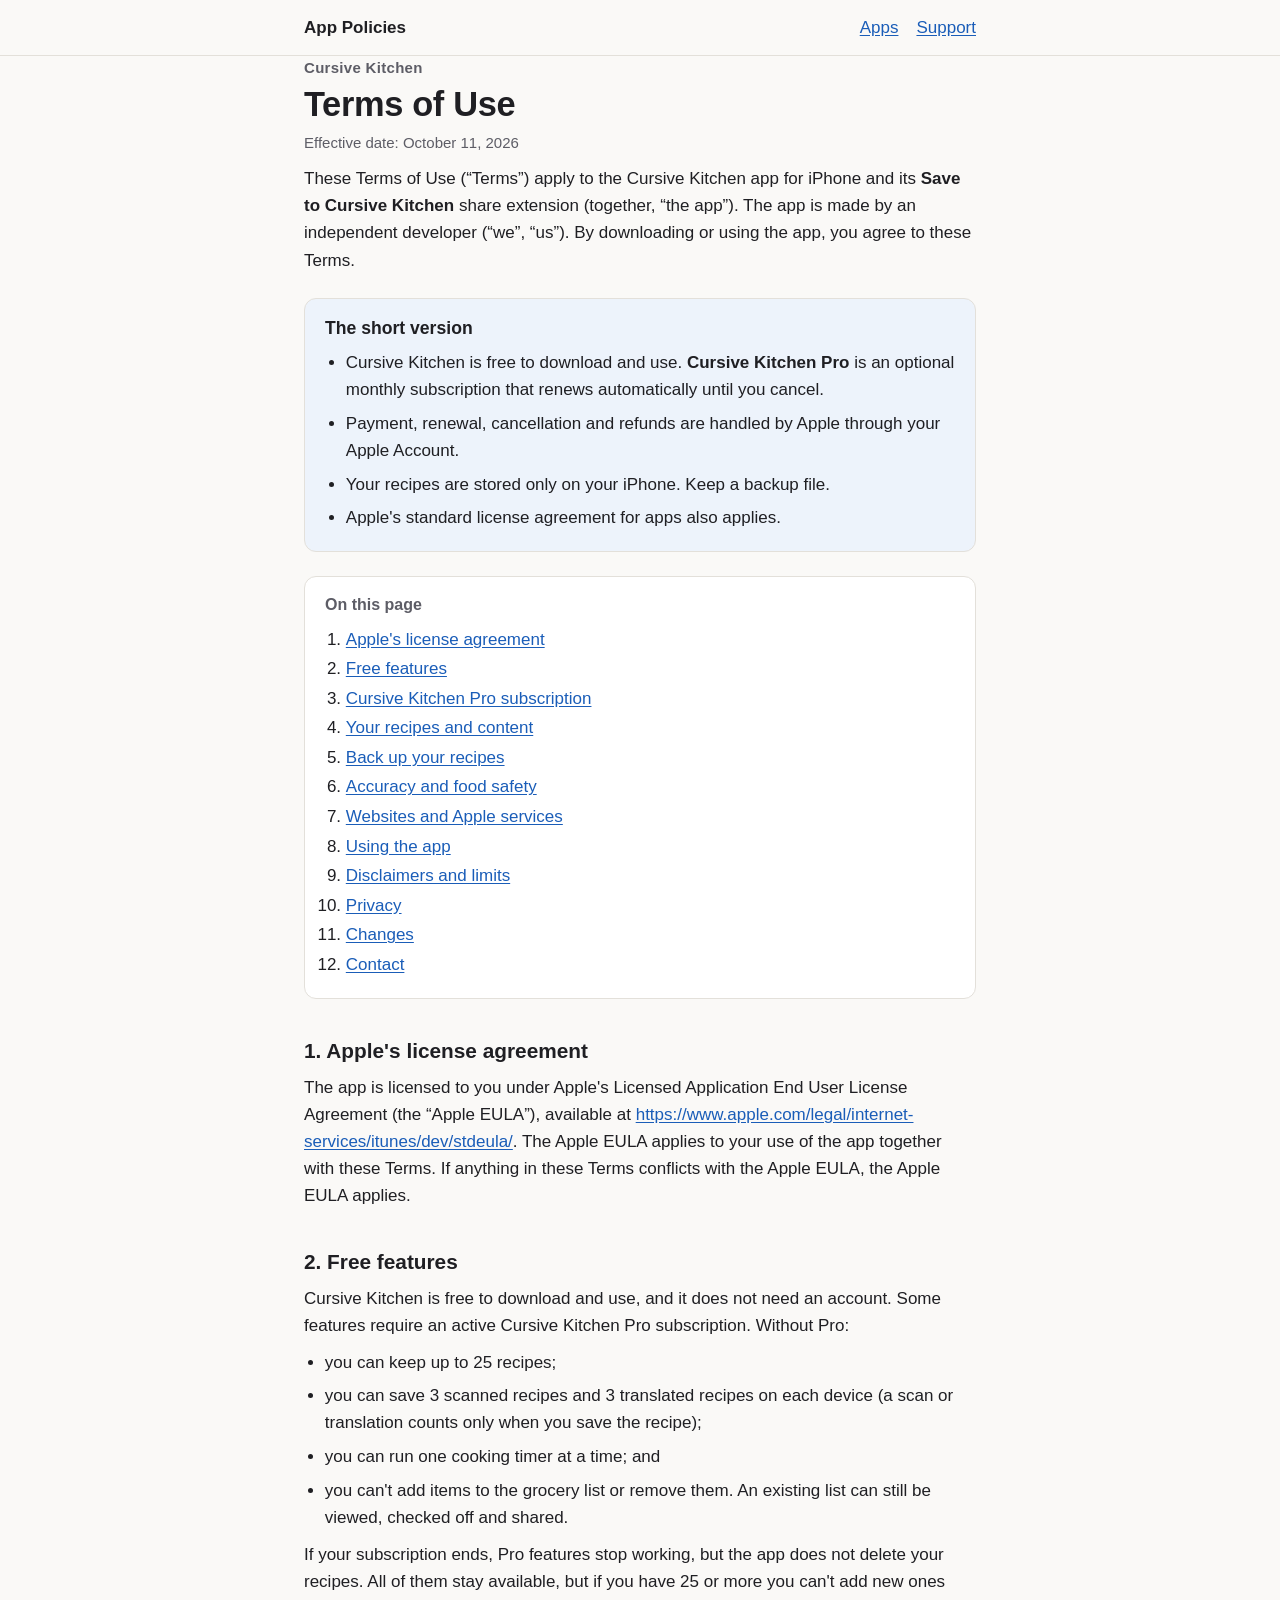
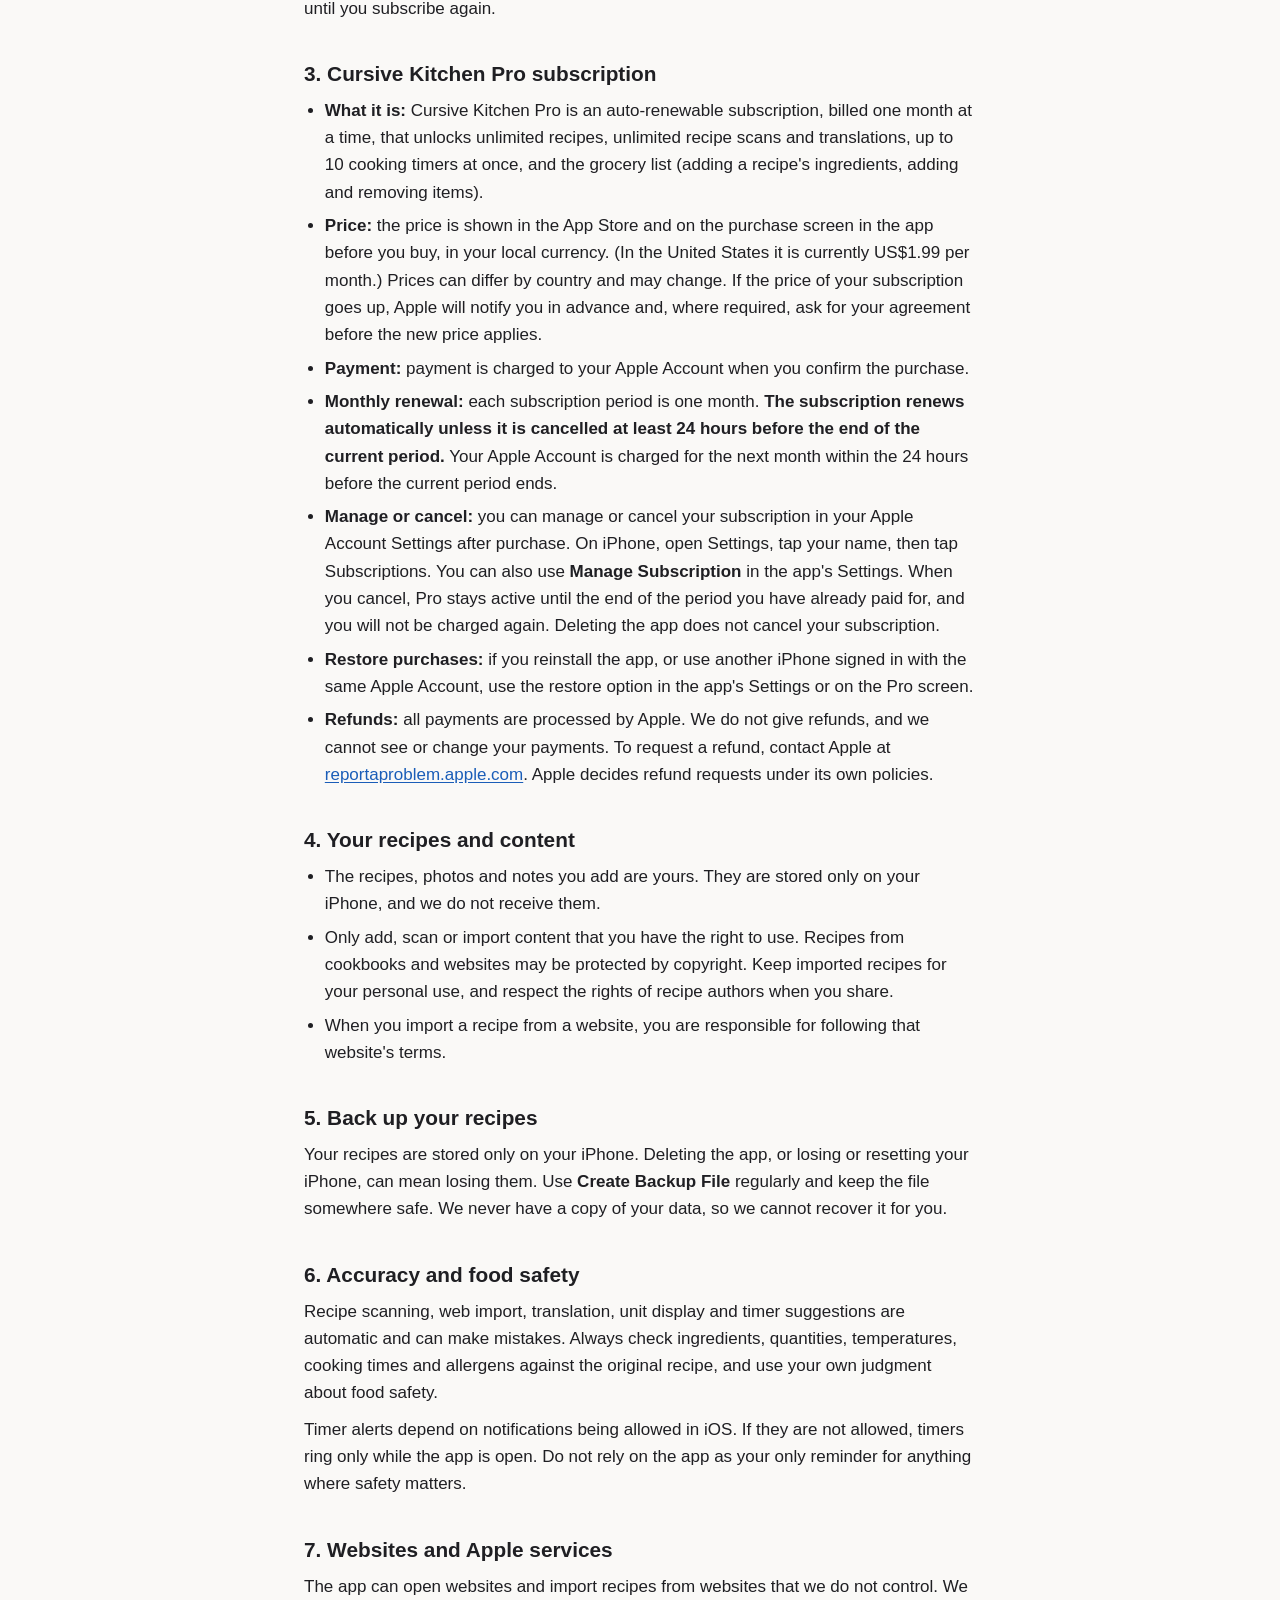
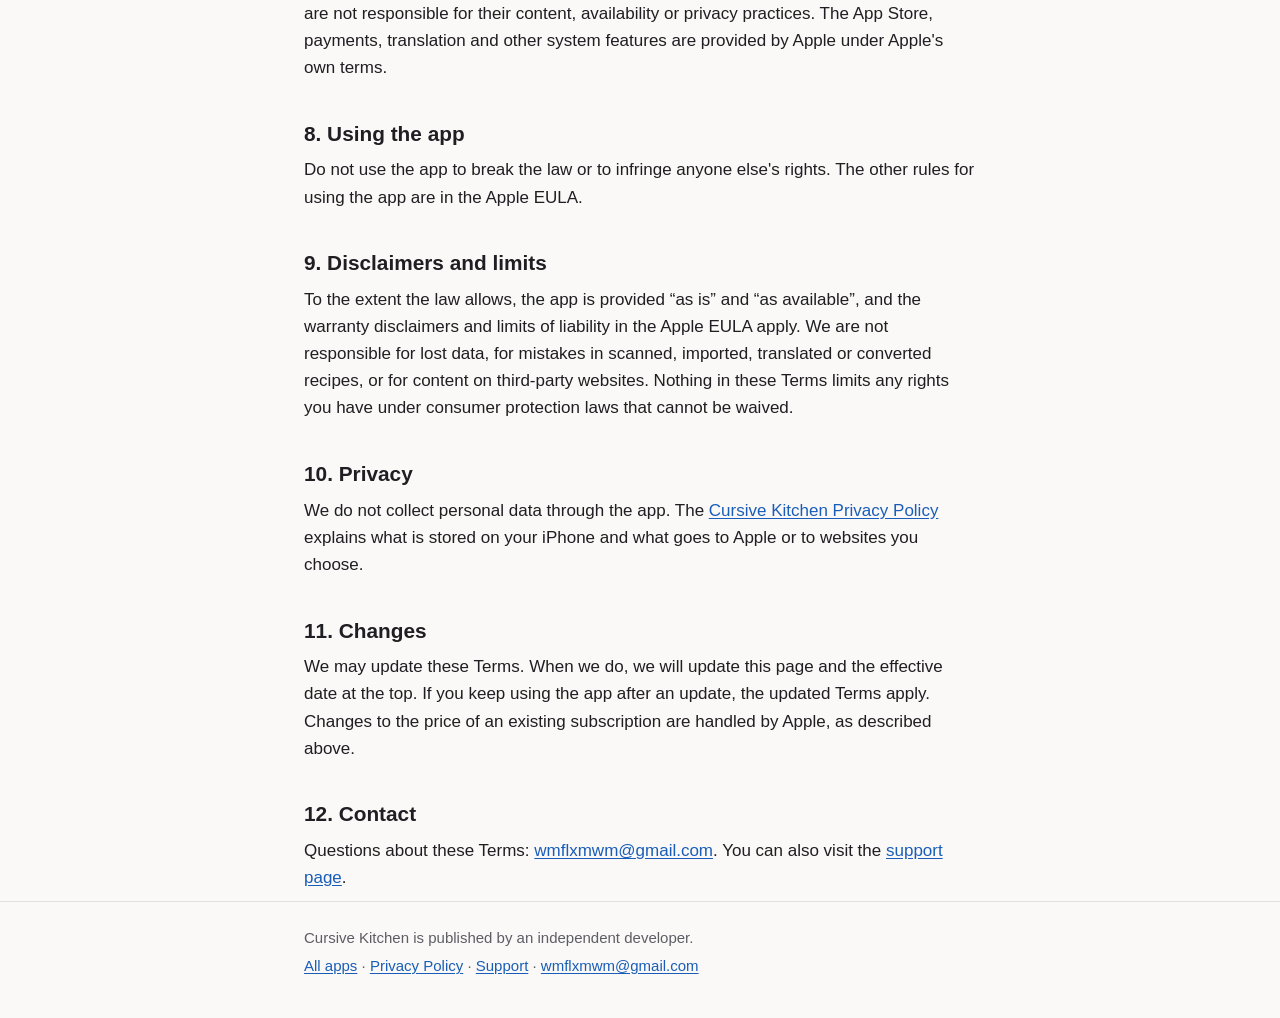
<file: cursive-kitchen/terms.html>
<!doctype html>
<html lang="en">
<head>
<meta charset="utf-8">
<meta name="viewport" content="width=device-width, initial-scale=1">
<meta name="color-scheme" content="light dark">
<meta name="referrer" content="no-referrer">
<title>Cursive Kitchen Terms</title>
<meta name="description" content="Terms of Use for the Cursive Kitchen iPhone app, including the Cursive Kitchen Pro auto-renewable subscription terms.">
<link rel="icon" href="data:,">
<link rel="stylesheet" href="../style.css">
</head>
<body>
<a class="skip" href="#main">Skip to content</a>

<header class="site-header">
  <div class="wrap">
    <a class="brand" href="../index.html">App Policies</a>
    <nav class="site-nav" aria-label="Site">
      <a href="../index.html">Apps</a>
      <a href="../support.html">Support</a>
    </nav>
  </div>
</header>

<main id="main" class="wrap">
<article>
  <p class="eyebrow">Cursive Kitchen</p>
  <h1>Terms of Use</h1>
  <p class="meta">Effective date: <time datetime="2026-10-11">October 11, 2026</time></p>

  <p>These Terms of Use (“Terms”) apply to the Cursive Kitchen app for iPhone and its <strong>Save to Cursive Kitchen</strong> share extension (together, “the app”). The app is made by an independent developer (“we”, “us”). By downloading or using the app, you agree to these Terms.</p>

  <section class="summary" aria-labelledby="short-version">
    <h2 id="short-version">The short version</h2>
    <ul>
      <li>Cursive Kitchen is free to download and use. <strong>Cursive Kitchen Pro</strong> is an optional monthly subscription that renews automatically until you cancel.</li>
      <li>Payment, renewal, cancellation and refunds are handled by Apple through your Apple Account.</li>
      <li>Your recipes are stored only on your iPhone. Keep a backup file.</li>
      <li>Apple's standard license agreement for apps also applies.</li>
    </ul>
  </section>

  <nav class="toc" aria-labelledby="toc-title">
    <h2 id="toc-title">On this page</h2>
    <ol>
      <li><a href="#eula">Apple's license agreement</a></li>
      <li><a href="#free">Free features</a></li>
      <li><a href="#subscription">Cursive Kitchen Pro subscription</a></li>
      <li><a href="#content">Your recipes and content</a></li>
      <li><a href="#backups">Back up your recipes</a></li>
      <li><a href="#accuracy">Accuracy and food safety</a></li>
      <li><a href="#third-party">Websites and Apple services</a></li>
      <li><a href="#use">Using the app</a></li>
      <li><a href="#liability">Disclaimers and limits</a></li>
      <li><a href="#privacy">Privacy</a></li>
      <li><a href="#changes">Changes</a></li>
      <li><a href="#contact">Contact</a></li>
    </ol>
  </nav>

  <section aria-labelledby="eula">
    <h2 id="eula">1. Apple's license agreement</h2>
    <p>The app is licensed to you under Apple's Licensed Application End User License Agreement (the “Apple EULA”), available at <a href="https://www.apple.com/legal/internet-services/itunes/dev/stdeula/">https://www.apple.com/legal/internet-services/itunes/dev/stdeula/</a>. The Apple EULA applies to your use of the app together with these Terms. If anything in these Terms conflicts with the Apple EULA, the Apple EULA applies.</p>
  </section>

  <section aria-labelledby="free">
    <h2 id="free">2. Free features</h2>
    <p>Cursive Kitchen is free to download and use, and it does not need an account. Some features require an active Cursive Kitchen Pro subscription. Without Pro:</p>
    <ul>
      <li>you can keep up to 25 recipes;</li>
      <li>you can save 3 scanned recipes and 3 translated recipes on each device (a scan or translation counts only when you save the recipe);</li>
      <li>you can run one cooking timer at a time; and</li>
      <li>you can't add items to the grocery list or remove them. An existing list can still be viewed, checked off and shared.</li>
    </ul>
    <p>If your subscription ends, Pro features stop working, but the app does not delete your recipes. All of them stay available, but if you have 25 or more you can't add new ones until you subscribe again.</p>
  </section>

  <section aria-labelledby="subscription">
    <h2 id="subscription">3. Cursive Kitchen Pro subscription</h2>
    <ul>
      <li><strong>What it is:</strong> Cursive Kitchen Pro is an auto-renewable subscription, billed one month at a time, that unlocks unlimited recipes, unlimited recipe scans and translations, up to 10 cooking timers at once, and the grocery list (adding a recipe's ingredients, adding and removing items).</li>
      <li><strong>Price:</strong> the price is shown in the App Store and on the purchase screen in the app before you buy, in your local currency. (In the United States it is currently US$1.99 per month.) Prices can differ by country and may change. If the price of your subscription goes up, Apple will notify you in advance and, where required, ask for your agreement before the new price applies.</li>
      <li><strong>Payment:</strong> payment is charged to your Apple Account when you confirm the purchase.</li>
      <li><strong>Monthly renewal:</strong> each subscription period is one month. <strong>The subscription renews automatically unless it is cancelled at least 24 hours before the end of the current period.</strong> Your Apple Account is charged for the next month within the 24 hours before the current period ends.</li>
      <li><strong>Manage or cancel:</strong> you can manage or cancel your subscription in your Apple Account Settings after purchase. On iPhone, open Settings, tap your name, then tap Subscriptions. You can also use <strong>Manage Subscription</strong> in the app's Settings. When you cancel, Pro stays active until the end of the period you have already paid for, and you will not be charged again. Deleting the app does not cancel your subscription.</li>
      <li><strong>Restore purchases:</strong> if you reinstall the app, or use another iPhone signed in with the same Apple Account, use the restore option in the app's Settings or on the Pro screen.</li>
      <li><strong>Refunds:</strong> all payments are processed by Apple. We do not give refunds, and we cannot see or change your payments. To request a refund, contact Apple at <a href="https://reportaproblem.apple.com">reportaproblem.apple.com</a>. Apple decides refund requests under its own policies.</li>
    </ul>
  </section>

  <section aria-labelledby="content">
    <h2 id="content">4. Your recipes and content</h2>
    <ul>
      <li>The recipes, photos and notes you add are yours. They are stored only on your iPhone, and we do not receive them.</li>
      <li>Only add, scan or import content that you have the right to use. Recipes from cookbooks and websites may be protected by copyright. Keep imported recipes for your personal use, and respect the rights of recipe authors when you share.</li>
      <li>When you import a recipe from a website, you are responsible for following that website's terms.</li>
    </ul>
  </section>

  <section aria-labelledby="backups">
    <h2 id="backups">5. Back up your recipes</h2>
    <p>Your recipes are stored only on your iPhone. Deleting the app, or losing or resetting your iPhone, can mean losing them. Use <strong>Create Backup File</strong> regularly and keep the file somewhere safe. We never have a copy of your data, so we cannot recover it for you.</p>
  </section>

  <section aria-labelledby="accuracy">
    <h2 id="accuracy">6. Accuracy and food safety</h2>
    <p>Recipe scanning, web import, translation, unit display and timer suggestions are automatic and can make mistakes. Always check ingredients, quantities, temperatures, cooking times and allergens against the original recipe, and use your own judgment about food safety.</p>
    <p>Timer alerts depend on notifications being allowed in iOS. If they are not allowed, timers ring only while the app is open. Do not rely on the app as your only reminder for anything where safety matters.</p>
  </section>

  <section aria-labelledby="third-party">
    <h2 id="third-party">7. Websites and Apple services</h2>
    <p>The app can open websites and import recipes from websites that we do not control. We are not responsible for their content, availability or privacy practices. The App Store, payments, translation and other system features are provided by Apple under Apple's own terms.</p>
  </section>

  <section aria-labelledby="use">
    <h2 id="use">8. Using the app</h2>
    <p>Do not use the app to break the law or to infringe anyone else's rights. The other rules for using the app are in the Apple EULA.</p>
  </section>

  <section aria-labelledby="liability">
    <h2 id="liability">9. Disclaimers and limits</h2>
    <p>To the extent the law allows, the app is provided “as is” and “as available”, and the warranty disclaimers and limits of liability in the Apple EULA apply. We are not responsible for lost data, for mistakes in scanned, imported, translated or converted recipes, or for content on third-party websites. Nothing in these Terms limits any rights you have under consumer protection laws that cannot be waived.</p>
  </section>

  <section aria-labelledby="privacy">
    <h2 id="privacy">10. Privacy</h2>
    <p>We do not collect personal data through the app. The <a href="privacy.html">Cursive Kitchen Privacy Policy</a> explains what is stored on your iPhone and what goes to Apple or to websites you choose.</p>
  </section>

  <section aria-labelledby="changes">
    <h2 id="changes">11. Changes</h2>
    <p>We may update these Terms. When we do, we will update this page and the effective date at the top. If you keep using the app after an update, the updated Terms apply. Changes to the price of an existing subscription are handled by Apple, as described above.</p>
  </section>

  <section aria-labelledby="contact">
    <h2 id="contact">12. Contact</h2>
    <p>Questions about these Terms: <a href="mailto:wmflxmwm@gmail.com">wmflxmwm@gmail.com</a>. You can also visit the <a href="../support.html#cursive-kitchen">support page</a>.</p>
  </section>
</article>
</main>

<footer class="site-footer">
  <div class="wrap">
    <p>Cursive Kitchen is published by an independent developer.</p>
    <p><a href="../index.html">All apps</a> · <a href="privacy.html">Privacy Policy</a> · <a href="../support.html">Support</a> · <a href="mailto:wmflxmwm@gmail.com">wmflxmwm@gmail.com</a></p>
  </div>
</footer>
</body>
</html>
</file>
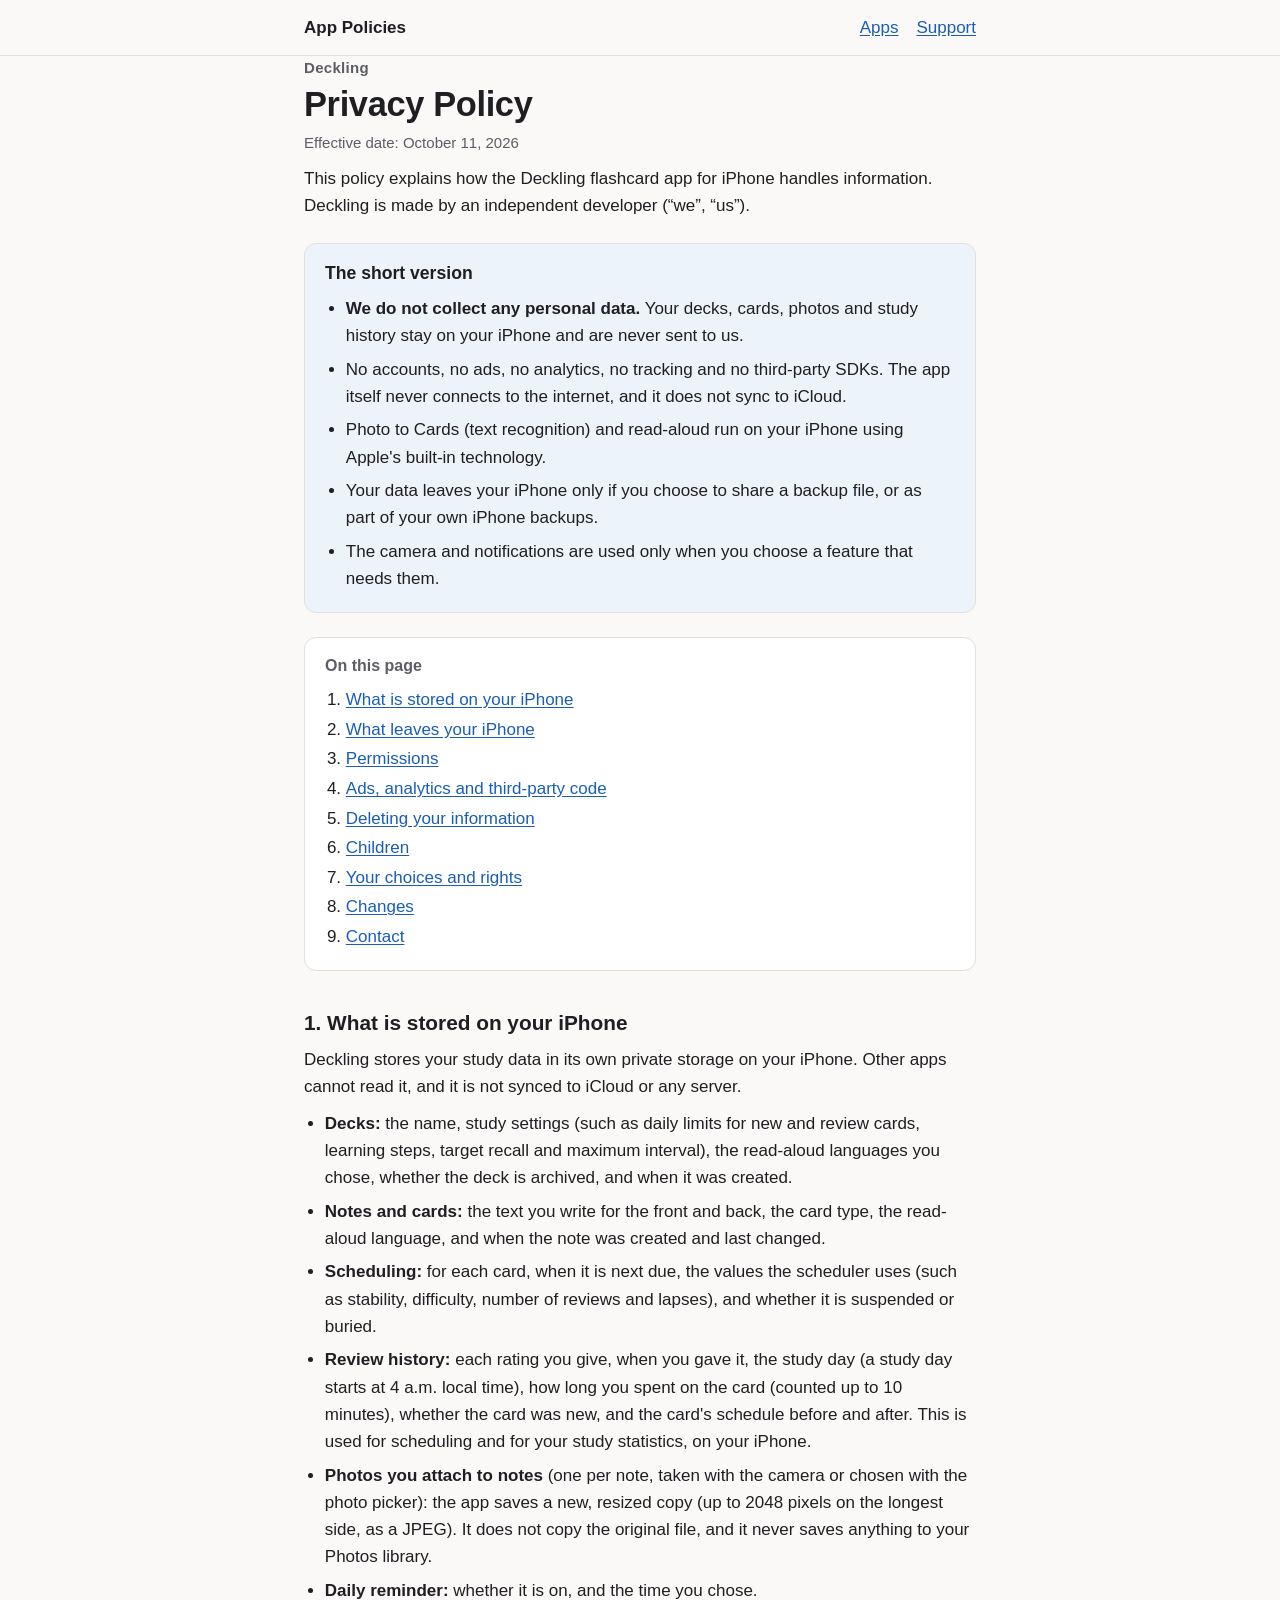
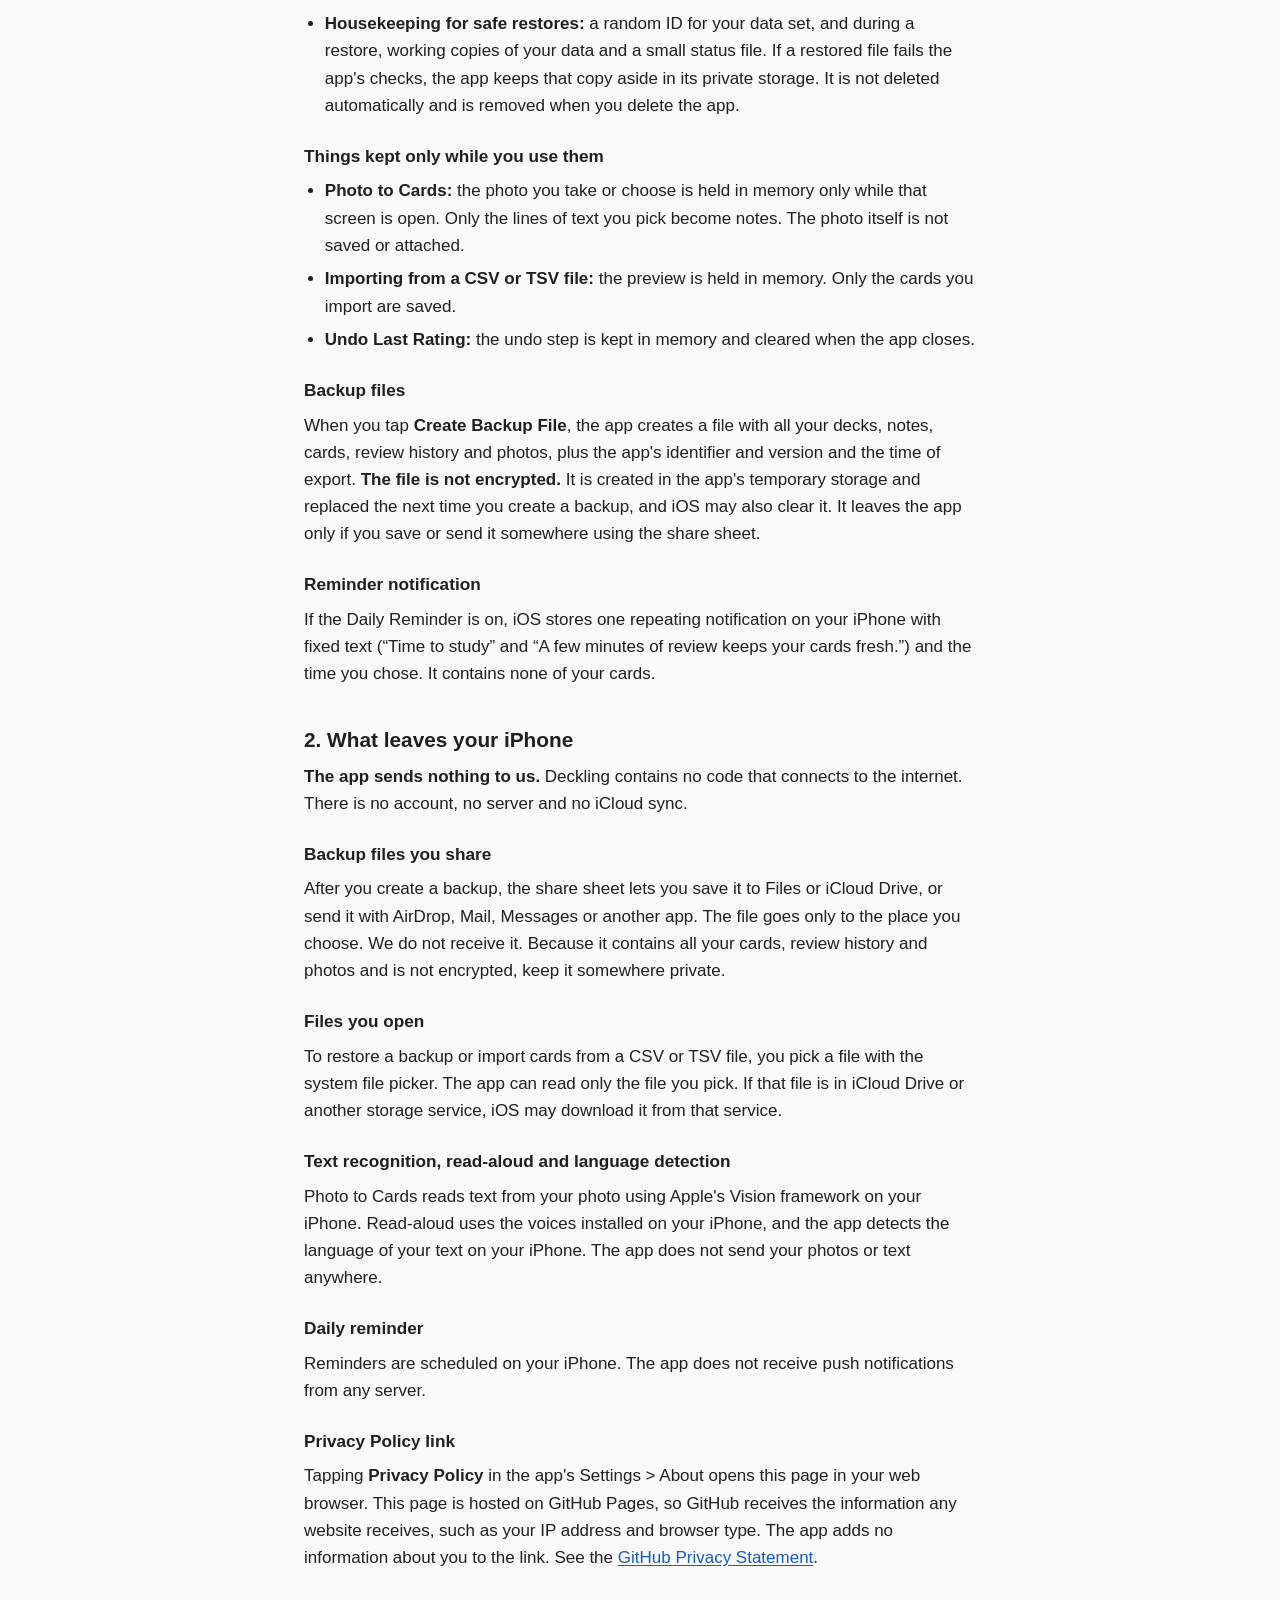
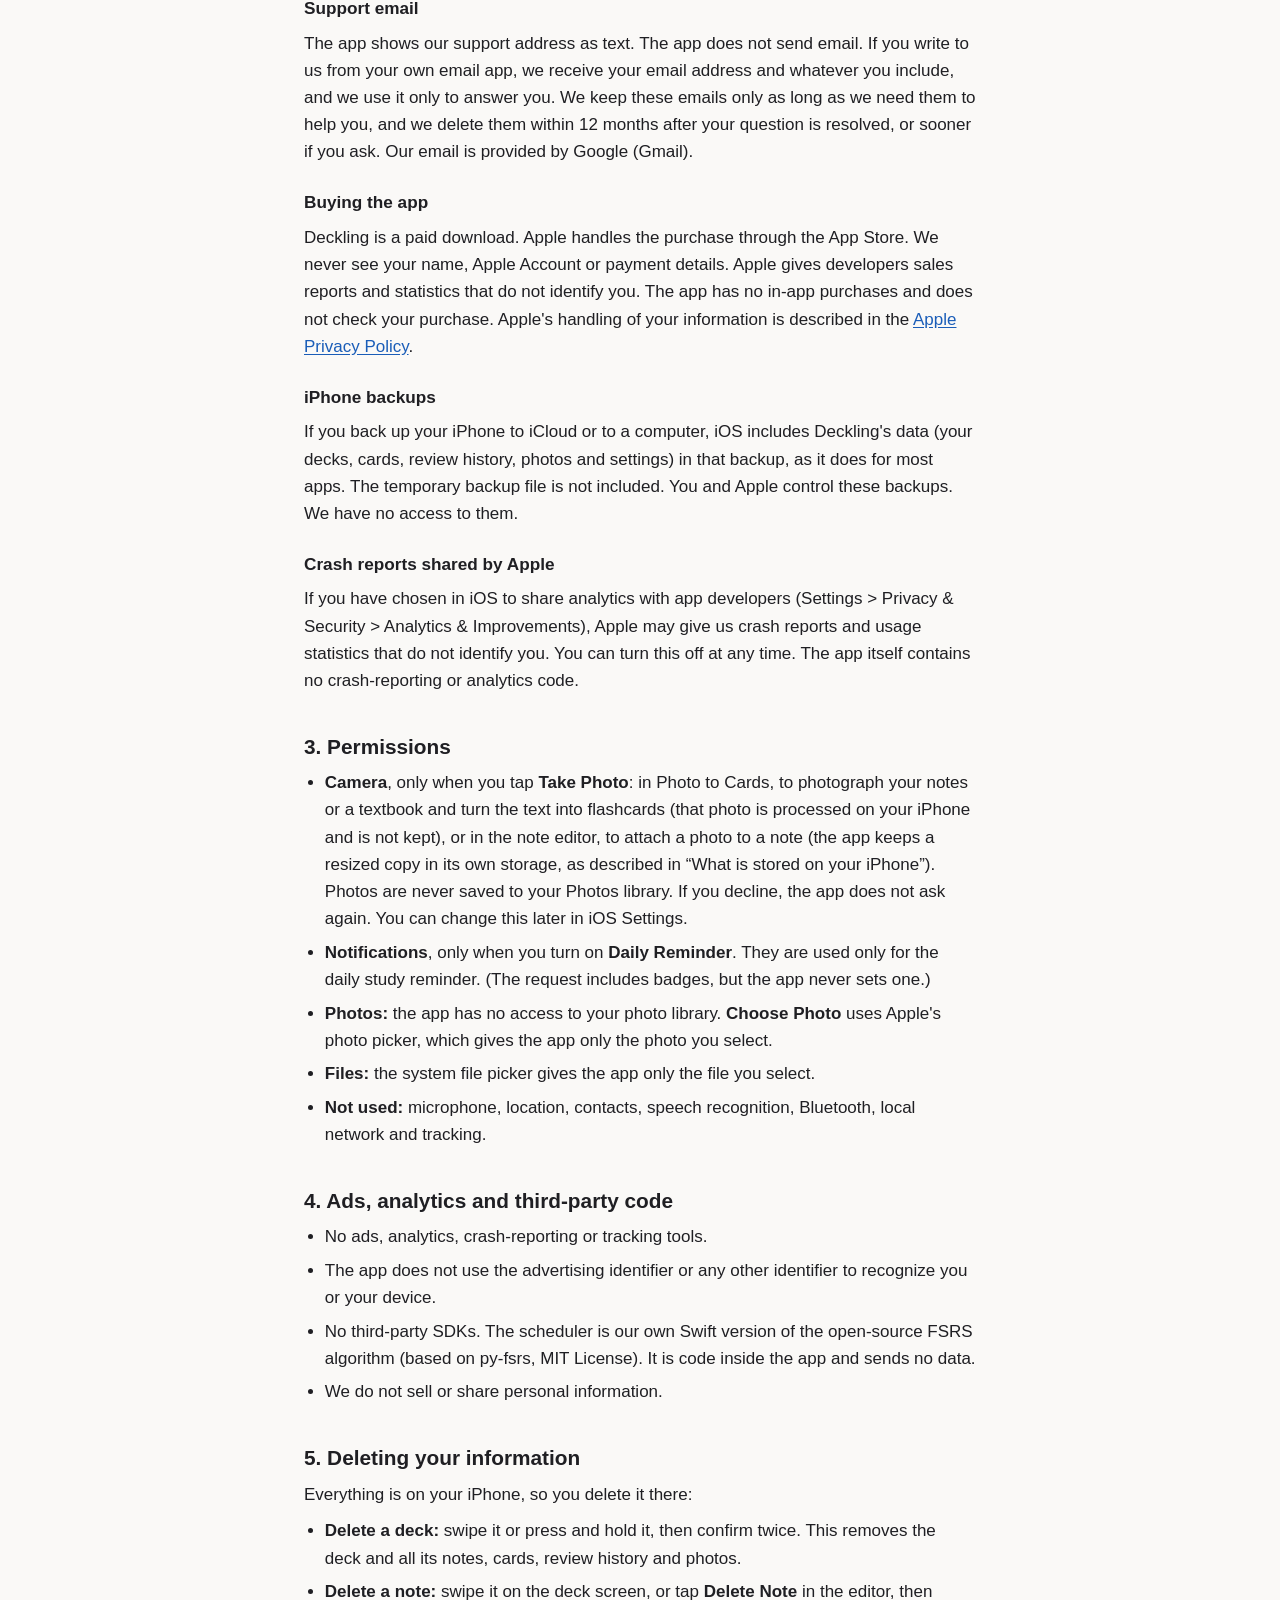
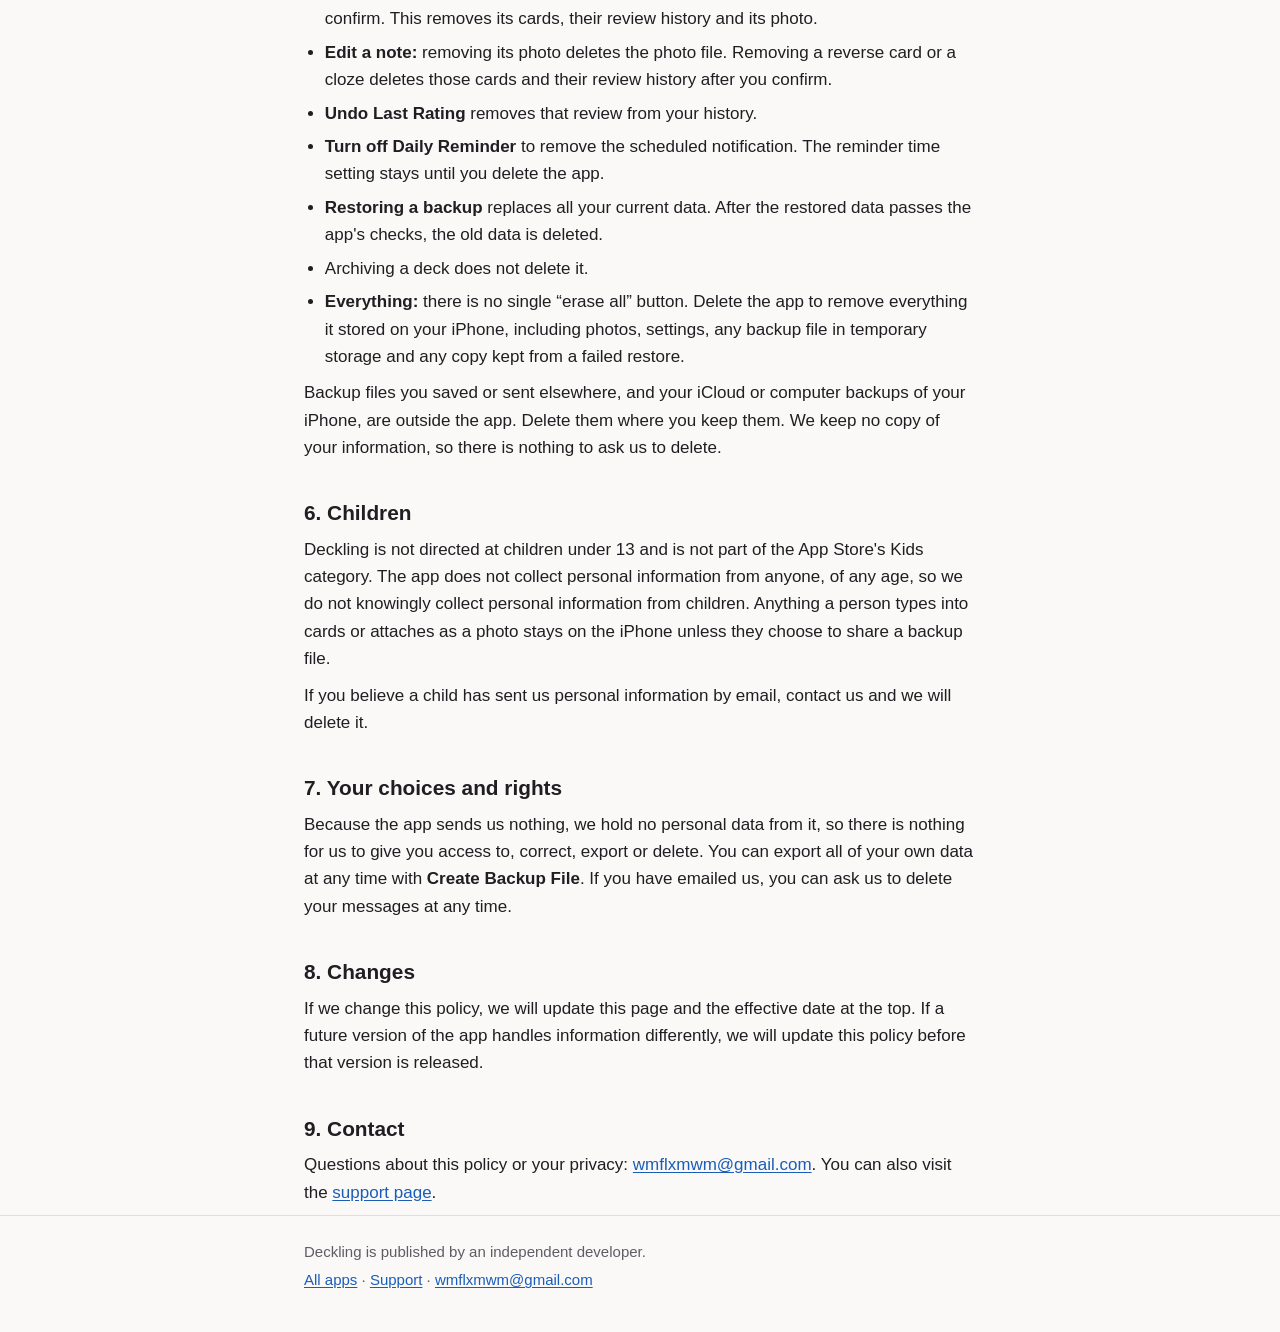
<file: deckling/privacy.html>
<!doctype html>
<html lang="en">
<head>
<meta charset="utf-8">
<meta name="viewport" content="width=device-width, initial-scale=1">
<meta name="color-scheme" content="light dark">
<meta name="referrer" content="no-referrer">
<title>Deckling Privacy</title>
<meta name="description" content="Privacy Policy for the Deckling flashcard app for iPhone. The developer does not collect any personal data.">
<link rel="icon" href="data:,">
<link rel="stylesheet" href="../style.css">
</head>
<body>
<a class="skip" href="#main">Skip to content</a>

<header class="site-header">
  <div class="wrap">
    <a class="brand" href="../index.html">App Policies</a>
    <nav class="site-nav" aria-label="Site">
      <a href="../index.html">Apps</a>
      <a href="../support.html">Support</a>
    </nav>
  </div>
</header>

<main id="main" class="wrap">
<article>
  <p class="eyebrow">Deckling</p>
  <h1>Privacy Policy</h1>
  <p class="meta">Effective date: <time datetime="2026-10-11">October 11, 2026</time></p>

  <p>This policy explains how the Deckling flashcard app for iPhone handles information. Deckling is made by an independent developer (“we”, “us”).</p>

  <section class="summary" aria-labelledby="short-version">
    <h2 id="short-version">The short version</h2>
    <ul>
      <li><strong>We do not collect any personal data.</strong> Your decks, cards, photos and study history stay on your iPhone and are never sent to us.</li>
      <li>No accounts, no ads, no analytics, no tracking and no third-party SDKs. The app itself never connects to the internet, and it does not sync to iCloud.</li>
      <li>Photo to Cards (text recognition) and read-aloud run on your iPhone using Apple's built-in technology.</li>
      <li>Your data leaves your iPhone only if you choose to share a backup file, or as part of your own iPhone backups.</li>
      <li>The camera and notifications are used only when you choose a feature that needs them.</li>
    </ul>
  </section>

  <nav class="toc" aria-labelledby="toc-title">
    <h2 id="toc-title">On this page</h2>
    <ol>
      <li><a href="#stored">What is stored on your iPhone</a></li>
      <li><a href="#leaves">What leaves your iPhone</a></li>
      <li><a href="#permissions">Permissions</a></li>
      <li><a href="#tracking">Ads, analytics and third-party code</a></li>
      <li><a href="#delete">Deleting your information</a></li>
      <li><a href="#children">Children</a></li>
      <li><a href="#rights">Your choices and rights</a></li>
      <li><a href="#changes">Changes</a></li>
      <li><a href="#contact">Contact</a></li>
    </ol>
  </nav>

  <section aria-labelledby="stored">
    <h2 id="stored">1. What is stored on your iPhone</h2>
    <p>Deckling stores your study data in its own private storage on your iPhone. Other apps cannot read it, and it is not synced to iCloud or any server.</p>
    <ul>
      <li><strong>Decks:</strong> the name, study settings (such as daily limits for new and review cards, learning steps, target recall and maximum interval), the read-aloud languages you chose, whether the deck is archived, and when it was created.</li>
      <li><strong>Notes and cards:</strong> the text you write for the front and back, the card type, the read-aloud language, and when the note was created and last changed.</li>
      <li><strong>Scheduling:</strong> for each card, when it is next due, the values the scheduler uses (such as stability, difficulty, number of reviews and lapses), and whether it is suspended or buried.</li>
      <li><strong>Review history:</strong> each rating you give, when you gave it, the study day (a study day starts at 4 a.m. local time), how long you spent on the card (counted up to 10 minutes), whether the card was new, and the card's schedule before and after. This is used for scheduling and for your study statistics, on your iPhone.</li>
      <li><strong>Photos you attach to notes</strong> (one per note, taken with the camera or chosen with the photo picker): the app saves a new, resized copy (up to 2048 pixels on the longest side, as a JPEG). It does not copy the original file, and it never saves anything to your Photos library.</li>
      <li><strong>Daily reminder:</strong> whether it is on, and the time you chose.</li>
      <li><strong>Housekeeping for safe restores:</strong> a random ID for your data set, and during a restore, working copies of your data and a small status file. If a restored file fails the app's checks, the app keeps that copy aside in its private storage. It is not deleted automatically and is removed when you delete the app.</li>
    </ul>

    <h3 id="memory-only">Things kept only while you use them</h3>
    <ul>
      <li><strong>Photo to Cards:</strong> the photo you take or choose is held in memory only while that screen is open. Only the lines of text you pick become notes. The photo itself is not saved or attached.</li>
      <li><strong>Importing from a CSV or TSV file:</strong> the preview is held in memory. Only the cards you import are saved.</li>
      <li><strong>Undo Last Rating:</strong> the undo step is kept in memory and cleared when the app closes.</li>
    </ul>

    <h3 id="backup-file">Backup files</h3>
    <p>When you tap <strong>Create Backup File</strong>, the app creates a file with all your decks, notes, cards, review history and photos, plus the app's identifier and version and the time of export. <strong>The file is not encrypted.</strong> It is created in the app's temporary storage and replaced the next time you create a backup, and iOS may also clear it. It leaves the app only if you save or send it somewhere using the share sheet.</p>

    <h3 id="reminder">Reminder notification</h3>
    <p>If the Daily Reminder is on, iOS stores one repeating notification on your iPhone with fixed text (“Time to study” and “A few minutes of review keeps your cards fresh.”) and the time you chose. It contains none of your cards.</p>
  </section>

  <section aria-labelledby="leaves">
    <h2 id="leaves">2. What leaves your iPhone</h2>
    <p><strong>The app sends nothing to us.</strong> Deckling contains no code that connects to the internet. There is no account, no server and no iCloud sync.</p>

    <h3 id="sharing">Backup files you share</h3>
    <p>After you create a backup, the share sheet lets you save it to Files or iCloud Drive, or send it with AirDrop, Mail, Messages or another app. The file goes only to the place you choose. We do not receive it. Because it contains all your cards, review history and photos and is not encrypted, keep it somewhere private.</p>

    <h3 id="files">Files you open</h3>
    <p>To restore a backup or import cards from a CSV or TSV file, you pick a file with the system file picker. The app can read only the file you pick. If that file is in iCloud Drive or another storage service, iOS may download it from that service.</p>

    <h3 id="on-device">Text recognition, read-aloud and language detection</h3>
    <p>Photo to Cards reads text from your photo using Apple's Vision framework on your iPhone. Read-aloud uses the voices installed on your iPhone, and the app detects the language of your text on your iPhone. The app does not send your photos or text anywhere.</p>

    <h3 id="notifications">Daily reminder</h3>
    <p>Reminders are scheduled on your iPhone. The app does not receive push notifications from any server.</p>

    <h3 id="policy-link">Privacy Policy link</h3>
    <p>Tapping <strong>Privacy Policy</strong> in the app's Settings &gt; About opens this page in your web browser. This page is hosted on GitHub Pages, so GitHub receives the information any website receives, such as your IP address and browser type. The app adds no information about you to the link. See the <a href="https://docs.github.com/en/site-policy/privacy-policies/github-general-privacy-statement">GitHub Privacy Statement</a>.</p>

    <h3 id="email">Support email</h3>
    <p>The app shows our support address as text. The app does not send email. If you write to us from your own email app, we receive your email address and whatever you include, and we use it only to answer you. We keep these emails only as long as we need them to help you, and we delete them within 12 months after your question is resolved, or sooner if you ask. Our email is provided by Google (Gmail).</p>

    <h3 id="purchase">Buying the app</h3>
    <p>Deckling is a paid download. Apple handles the purchase through the App Store. We never see your name, Apple Account or payment details. Apple gives developers sales reports and statistics that do not identify you. The app has no in-app purchases and does not check your purchase. Apple's handling of your information is described in the <a href="https://www.apple.com/legal/privacy/">Apple Privacy Policy</a>.</p>

    <h3 id="backups">iPhone backups</h3>
    <p>If you back up your iPhone to iCloud or to a computer, iOS includes Deckling's data (your decks, cards, review history, photos and settings) in that backup, as it does for most apps. The temporary backup file is not included. You and Apple control these backups. We have no access to them.</p>

    <h3 id="apple-analytics">Crash reports shared by Apple</h3>
    <p>If you have chosen in iOS to share analytics with app developers (Settings &gt; Privacy &amp; Security &gt; Analytics &amp; Improvements), Apple may give us crash reports and usage statistics that do not identify you. You can turn this off at any time. The app itself contains no crash-reporting or analytics code.</p>
  </section>

  <section aria-labelledby="permissions">
    <h2 id="permissions">3. Permissions</h2>
    <ul>
      <li><strong>Camera</strong>, only when you tap <strong>Take Photo</strong>: in Photo to Cards, to photograph your notes or a textbook and turn the text into flashcards (that photo is processed on your iPhone and is not kept), or in the note editor, to attach a photo to a note (the app keeps a resized copy in its own storage, as described in “What is stored on your iPhone”). Photos are never saved to your Photos library. If you decline, the app does not ask again. You can change this later in iOS Settings.</li>
      <li><strong>Notifications</strong>, only when you turn on <strong>Daily Reminder</strong>. They are used only for the daily study reminder. (The request includes badges, but the app never sets one.)</li>
      <li><strong>Photos:</strong> the app has no access to your photo library. <strong>Choose Photo</strong> uses Apple's photo picker, which gives the app only the photo you select.</li>
      <li><strong>Files:</strong> the system file picker gives the app only the file you select.</li>
      <li><strong>Not used:</strong> microphone, location, contacts, speech recognition, Bluetooth, local network and tracking.</li>
    </ul>
  </section>

  <section aria-labelledby="tracking">
    <h2 id="tracking">4. Ads, analytics and third-party code</h2>
    <ul>
      <li>No ads, analytics, crash-reporting or tracking tools.</li>
      <li>The app does not use the advertising identifier or any other identifier to recognize you or your device.</li>
      <li>No third-party SDKs. The scheduler is our own Swift version of the open-source FSRS algorithm (based on py-fsrs, MIT License). It is code inside the app and sends no data.</li>
      <li>We do not sell or share personal information.</li>
    </ul>
  </section>

  <section aria-labelledby="delete">
    <h2 id="delete">5. Deleting your information</h2>
    <p>Everything is on your iPhone, so you delete it there:</p>
    <ul>
      <li><strong>Delete a deck:</strong> swipe it or press and hold it, then confirm twice. This removes the deck and all its notes, cards, review history and photos.</li>
      <li><strong>Delete a note:</strong> swipe it on the deck screen, or tap <strong>Delete Note</strong> in the editor, then confirm. This removes its cards, their review history and its photo.</li>
      <li><strong>Edit a note:</strong> removing its photo deletes the photo file. Removing a reverse card or a cloze deletes those cards and their review history after you confirm.</li>
      <li><strong>Undo Last Rating</strong> removes that review from your history.</li>
      <li><strong>Turn off Daily Reminder</strong> to remove the scheduled notification. The reminder time setting stays until you delete the app.</li>
      <li><strong>Restoring a backup</strong> replaces all your current data. After the restored data passes the app's checks, the old data is deleted.</li>
      <li>Archiving a deck does not delete it.</li>
      <li><strong>Everything:</strong> there is no single “erase all” button. Delete the app to remove everything it stored on your iPhone, including photos, settings, any backup file in temporary storage and any copy kept from a failed restore.</li>
    </ul>
    <p>Backup files you saved or sent elsewhere, and your iCloud or computer backups of your iPhone, are outside the app. Delete them where you keep them. We keep no copy of your information, so there is nothing to ask us to delete.</p>
  </section>

  <section aria-labelledby="children">
    <h2 id="children">6. Children</h2>
    <p>Deckling is not directed at children under 13 and is not part of the App Store's Kids category. The app does not collect personal information from anyone, of any age, so we do not knowingly collect personal information from children. Anything a person types into cards or attaches as a photo stays on the iPhone unless they choose to share a backup file.</p>
    <p>If you believe a child has sent us personal information by email, contact us and we will delete it.</p>
  </section>

  <section aria-labelledby="rights">
    <h2 id="rights">7. Your choices and rights</h2>
    <p>Because the app sends us nothing, we hold no personal data from it, so there is nothing for us to give you access to, correct, export or delete. You can export all of your own data at any time with <strong>Create Backup File</strong>. If you have emailed us, you can ask us to delete your messages at any time.</p>
  </section>

  <section aria-labelledby="changes">
    <h2 id="changes">8. Changes</h2>
    <p>If we change this policy, we will update this page and the effective date at the top. If a future version of the app handles information differently, we will update this policy before that version is released.</p>
  </section>

  <section aria-labelledby="contact">
    <h2 id="contact">9. Contact</h2>
    <p>Questions about this policy or your privacy: <a href="mailto:wmflxmwm@gmail.com">wmflxmwm@gmail.com</a>. You can also visit the <a href="../support.html#deckling">support page</a>.</p>
  </section>
</article>
</main>

<footer class="site-footer">
  <div class="wrap">
    <p>Deckling is published by an independent developer.</p>
    <p><a href="../index.html">All apps</a> · <a href="../support.html">Support</a> · <a href="mailto:wmflxmwm@gmail.com">wmflxmwm@gmail.com</a></p>
  </div>
</footer>
</body>
</html>
</file>
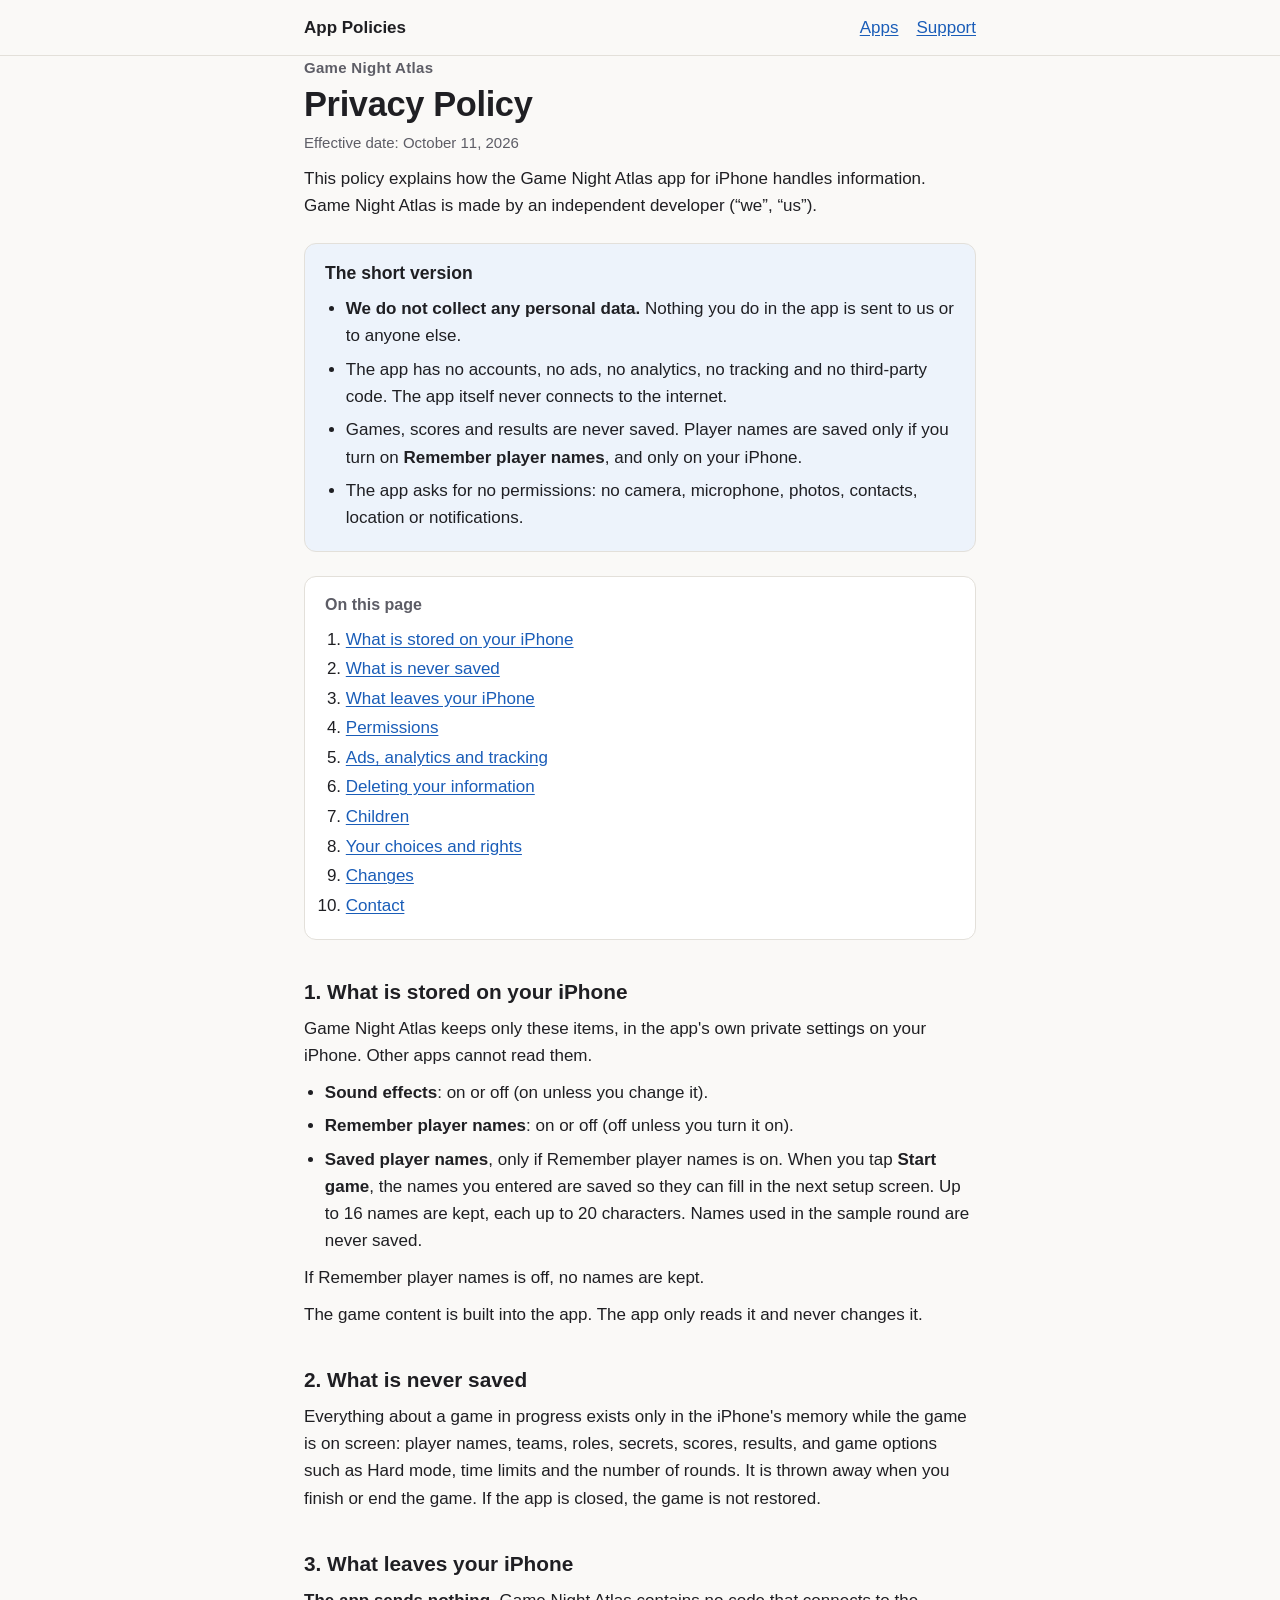
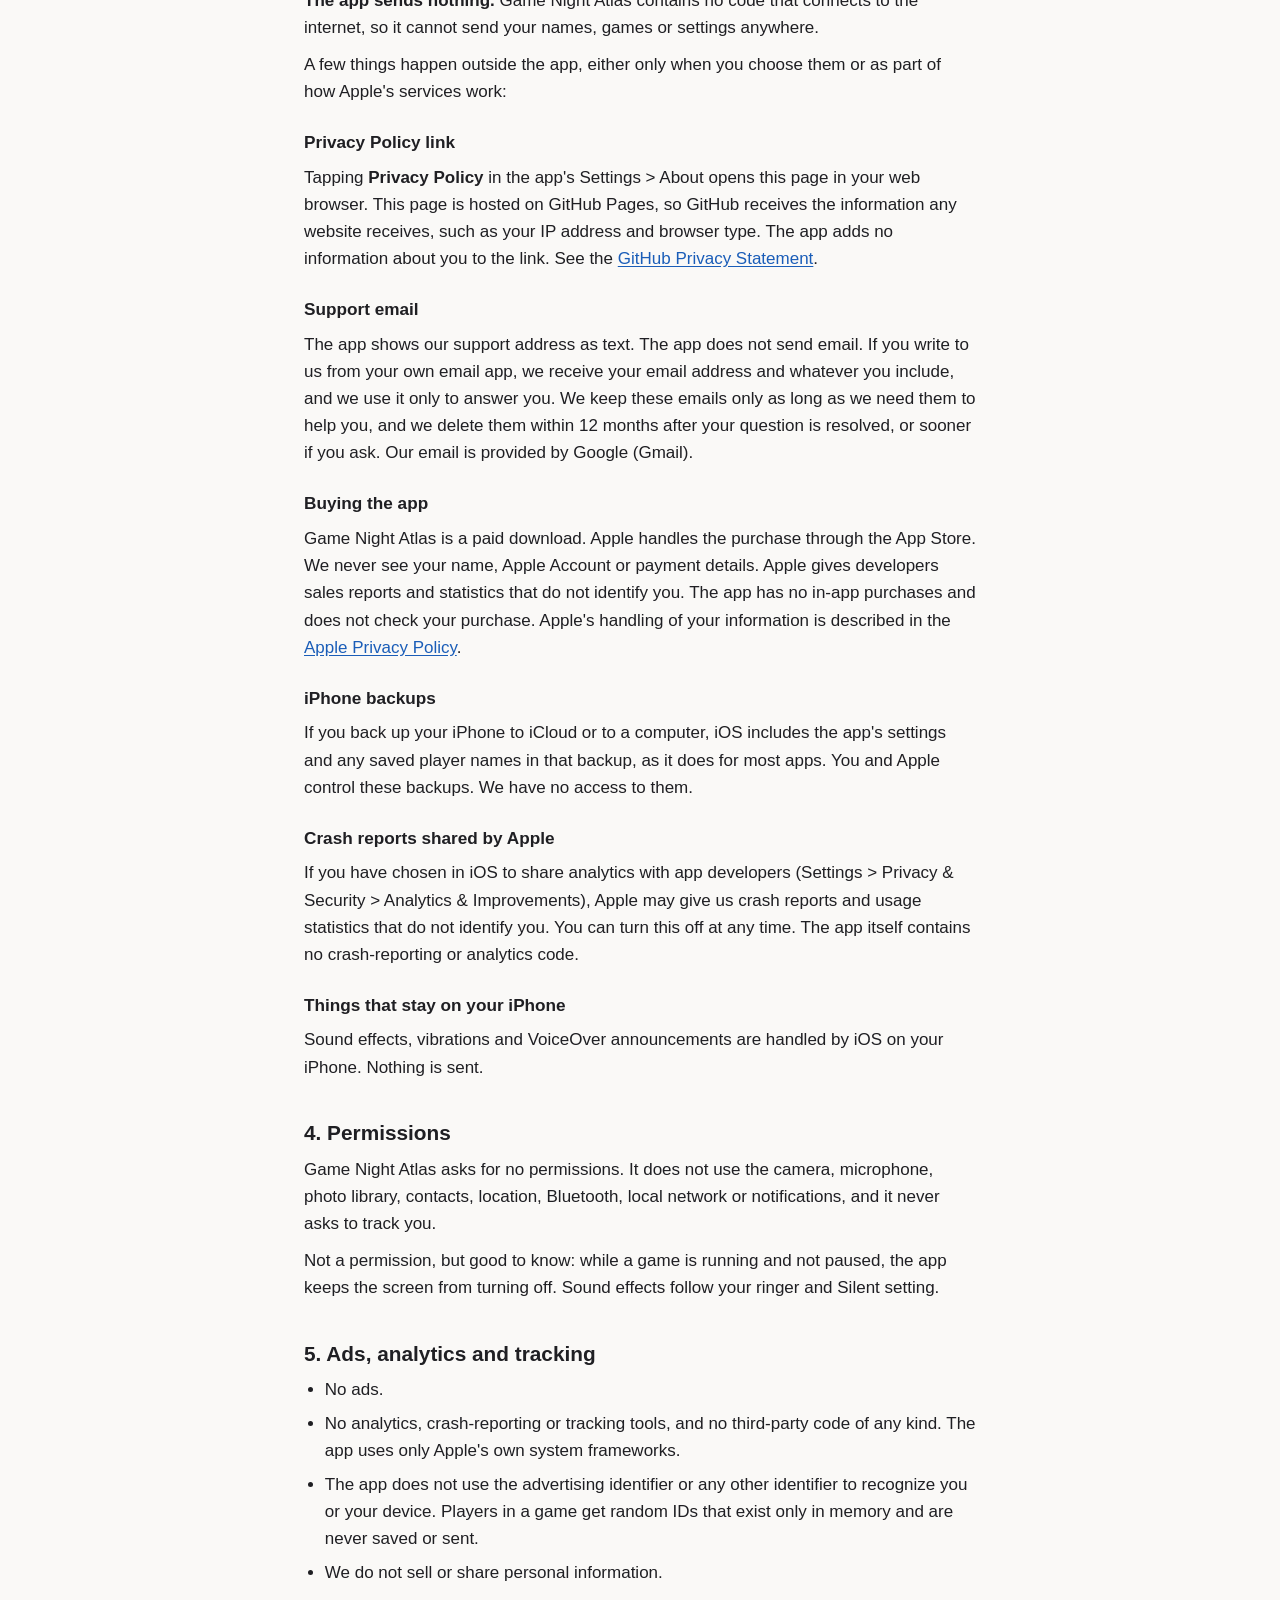
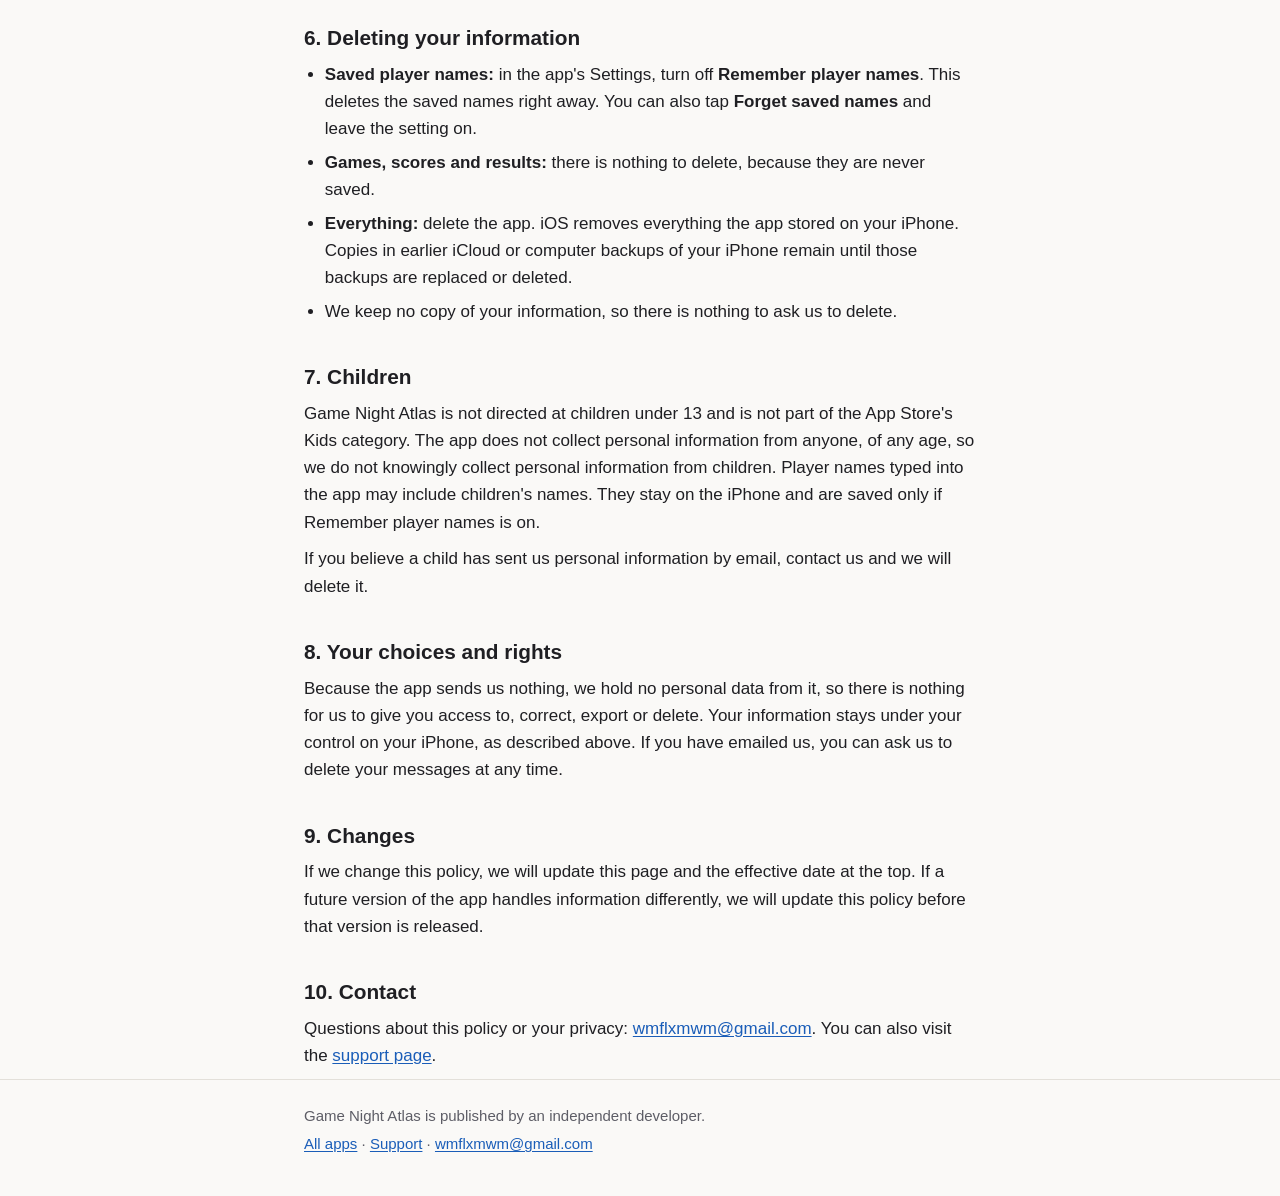
<file: game-night-atlas/privacy.html>
<!doctype html>
<html lang="en">
<head>
<meta charset="utf-8">
<meta name="viewport" content="width=device-width, initial-scale=1">
<meta name="color-scheme" content="light dark">
<meta name="referrer" content="no-referrer">
<title>Game Night Atlas Privacy</title>
<meta name="description" content="Privacy Policy for the Game Night Atlas iPhone app. The developer does not collect any personal data.">
<link rel="icon" href="data:,">
<link rel="stylesheet" href="../style.css">
</head>
<body>
<a class="skip" href="#main">Skip to content</a>

<header class="site-header">
  <div class="wrap">
    <a class="brand" href="../index.html">App Policies</a>
    <nav class="site-nav" aria-label="Site">
      <a href="../index.html">Apps</a>
      <a href="../support.html">Support</a>
    </nav>
  </div>
</header>

<main id="main" class="wrap">
<article>
  <p class="eyebrow">Game Night Atlas</p>
  <h1>Privacy Policy</h1>
  <p class="meta">Effective date: <time datetime="2026-10-11">October 11, 2026</time></p>

  <p>This policy explains how the Game Night Atlas app for iPhone handles information. Game Night Atlas is made by an independent developer (“we”, “us”).</p>

  <section class="summary" aria-labelledby="short-version">
    <h2 id="short-version">The short version</h2>
    <ul>
      <li><strong>We do not collect any personal data.</strong> Nothing you do in the app is sent to us or to anyone else.</li>
      <li>The app has no accounts, no ads, no analytics, no tracking and no third-party code. The app itself never connects to the internet.</li>
      <li>Games, scores and results are never saved. Player names are saved only if you turn on <strong>Remember player names</strong>, and only on your iPhone.</li>
      <li>The app asks for no permissions: no camera, microphone, photos, contacts, location or notifications.</li>
    </ul>
  </section>

  <nav class="toc" aria-labelledby="toc-title">
    <h2 id="toc-title">On this page</h2>
    <ol>
      <li><a href="#stored">What is stored on your iPhone</a></li>
      <li><a href="#not-saved">What is never saved</a></li>
      <li><a href="#leaves">What leaves your iPhone</a></li>
      <li><a href="#permissions">Permissions</a></li>
      <li><a href="#tracking">Ads, analytics and tracking</a></li>
      <li><a href="#delete">Deleting your information</a></li>
      <li><a href="#children">Children</a></li>
      <li><a href="#rights">Your choices and rights</a></li>
      <li><a href="#changes">Changes</a></li>
      <li><a href="#contact">Contact</a></li>
    </ol>
  </nav>

  <section aria-labelledby="stored">
    <h2 id="stored">1. What is stored on your iPhone</h2>
    <p>Game Night Atlas keeps only these items, in the app's own private settings on your iPhone. Other apps cannot read them.</p>
    <ul>
      <li><strong>Sound effects</strong>: on or off (on unless you change it).</li>
      <li><strong>Remember player names</strong>: on or off (off unless you turn it on).</li>
      <li><strong>Saved player names</strong>, only if Remember player names is on. When you tap <strong>Start game</strong>, the names you entered are saved so they can fill in the next setup screen. Up to 16 names are kept, each up to 20 characters. Names used in the sample round are never saved.</li>
    </ul>
    <p>If Remember player names is off, no names are kept.</p>
    <p>The game content is built into the app. The app only reads it and never changes it.</p>
  </section>

  <section aria-labelledby="not-saved">
    <h2 id="not-saved">2. What is never saved</h2>
    <p>Everything about a game in progress exists only in the iPhone's memory while the game is on screen: player names, teams, roles, secrets, scores, results, and game options such as Hard mode, time limits and the number of rounds. It is thrown away when you finish or end the game. If the app is closed, the game is not restored.</p>
  </section>

  <section aria-labelledby="leaves">
    <h2 id="leaves">3. What leaves your iPhone</h2>
    <p><strong>The app sends nothing.</strong> Game Night Atlas contains no code that connects to the internet, so it cannot send your names, games or settings anywhere.</p>
    <p>A few things happen outside the app, either only when you choose them or as part of how Apple's services work:</p>

    <h3 id="policy-link">Privacy Policy link</h3>
    <p>Tapping <strong>Privacy Policy</strong> in the app's Settings &gt; About opens this page in your web browser. This page is hosted on GitHub Pages, so GitHub receives the information any website receives, such as your IP address and browser type. The app adds no information about you to the link. See the <a href="https://docs.github.com/en/site-policy/privacy-policies/github-general-privacy-statement">GitHub Privacy Statement</a>.</p>

    <h3 id="email">Support email</h3>
    <p>The app shows our support address as text. The app does not send email. If you write to us from your own email app, we receive your email address and whatever you include, and we use it only to answer you. We keep these emails only as long as we need them to help you, and we delete them within 12 months after your question is resolved, or sooner if you ask. Our email is provided by Google (Gmail).</p>

    <h3 id="purchase">Buying the app</h3>
    <p>Game Night Atlas is a paid download. Apple handles the purchase through the App Store. We never see your name, Apple Account or payment details. Apple gives developers sales reports and statistics that do not identify you. The app has no in-app purchases and does not check your purchase. Apple's handling of your information is described in the <a href="https://www.apple.com/legal/privacy/">Apple Privacy Policy</a>.</p>

    <h3 id="backups">iPhone backups</h3>
    <p>If you back up your iPhone to iCloud or to a computer, iOS includes the app's settings and any saved player names in that backup, as it does for most apps. You and Apple control these backups. We have no access to them.</p>

    <h3 id="apple-analytics">Crash reports shared by Apple</h3>
    <p>If you have chosen in iOS to share analytics with app developers (Settings &gt; Privacy &amp; Security &gt; Analytics &amp; Improvements), Apple may give us crash reports and usage statistics that do not identify you. You can turn this off at any time. The app itself contains no crash-reporting or analytics code.</p>

    <h3 id="on-device">Things that stay on your iPhone</h3>
    <p>Sound effects, vibrations and VoiceOver announcements are handled by iOS on your iPhone. Nothing is sent.</p>
  </section>

  <section aria-labelledby="permissions">
    <h2 id="permissions">4. Permissions</h2>
    <p>Game Night Atlas asks for no permissions. It does not use the camera, microphone, photo library, contacts, location, Bluetooth, local network or notifications, and it never asks to track you.</p>
    <p>Not a permission, but good to know: while a game is running and not paused, the app keeps the screen from turning off. Sound effects follow your ringer and Silent setting.</p>
  </section>

  <section aria-labelledby="tracking">
    <h2 id="tracking">5. Ads, analytics and tracking</h2>
    <ul>
      <li>No ads.</li>
      <li>No analytics, crash-reporting or tracking tools, and no third-party code of any kind. The app uses only Apple's own system frameworks.</li>
      <li>The app does not use the advertising identifier or any other identifier to recognize you or your device. Players in a game get random IDs that exist only in memory and are never saved or sent.</li>
      <li>We do not sell or share personal information.</li>
    </ul>
  </section>

  <section aria-labelledby="delete">
    <h2 id="delete">6. Deleting your information</h2>
    <ul>
      <li><strong>Saved player names:</strong> in the app's Settings, turn off <strong>Remember player names</strong>. This deletes the saved names right away. You can also tap <strong>Forget saved names</strong> and leave the setting on.</li>
      <li><strong>Games, scores and results:</strong> there is nothing to delete, because they are never saved.</li>
      <li><strong>Everything:</strong> delete the app. iOS removes everything the app stored on your iPhone. Copies in earlier iCloud or computer backups of your iPhone remain until those backups are replaced or deleted.</li>
      <li>We keep no copy of your information, so there is nothing to ask us to delete.</li>
    </ul>
  </section>

  <section aria-labelledby="children">
    <h2 id="children">7. Children</h2>
    <p>Game Night Atlas is not directed at children under 13 and is not part of the App Store's Kids category. The app does not collect personal information from anyone, of any age, so we do not knowingly collect personal information from children. Player names typed into the app may include children's names. They stay on the iPhone and are saved only if Remember player names is on.</p>
    <p>If you believe a child has sent us personal information by email, contact us and we will delete it.</p>
  </section>

  <section aria-labelledby="rights">
    <h2 id="rights">8. Your choices and rights</h2>
    <p>Because the app sends us nothing, we hold no personal data from it, so there is nothing for us to give you access to, correct, export or delete. Your information stays under your control on your iPhone, as described above. If you have emailed us, you can ask us to delete your messages at any time.</p>
  </section>

  <section aria-labelledby="changes">
    <h2 id="changes">9. Changes</h2>
    <p>If we change this policy, we will update this page and the effective date at the top. If a future version of the app handles information differently, we will update this policy before that version is released.</p>
  </section>

  <section aria-labelledby="contact">
    <h2 id="contact">10. Contact</h2>
    <p>Questions about this policy or your privacy: <a href="mailto:wmflxmwm@gmail.com">wmflxmwm@gmail.com</a>. You can also visit the <a href="../support.html#game-night-atlas">support page</a>.</p>
  </section>
</article>
</main>

<footer class="site-footer">
  <div class="wrap">
    <p>Game Night Atlas is published by an independent developer.</p>
    <p><a href="../index.html">All apps</a> · <a href="../support.html">Support</a> · <a href="mailto:wmflxmwm@gmail.com">wmflxmwm@gmail.com</a></p>
  </div>
</footer>
</body>
</html>
</file>
<file: style.css>
/* Shared styles for the app policy pages. No external fonts, no scripts. */

:root {
  color-scheme: light dark;
  --bg: #faf9f7;
  --surface: #ffffff;
  --text: #1f1f23;
  --muted: #5d5d66;
  --border: #e3e0da;
  --accent: #1a5db8;
  --accent-soft: #edf3fb;
  --radius: 12px;
  --maxw: 44rem;
}

@media (prefers-color-scheme: dark) {
  :root {
    --bg: #141416;
    --surface: #1d1d21;
    --text: #ececf0;
    --muted: #a5a5ae;
    --border: #313137;
    --accent: #7cb4ff;
    --accent-soft: #1a2433;
  }
}

*,
*::before,
*::after {
  box-sizing: border-box;
}

html {
  -webkit-text-size-adjust: 100%;
  text-size-adjust: 100%;
}

body {
  margin: 0;
  background: var(--bg);
  color: var(--text);
  font-family: -apple-system, BlinkMacSystemFont, "Segoe UI", Roboto, "Helvetica Neue", Arial, sans-serif;
  font-size: 1.0625rem;
  line-height: 1.6;
  overflow-wrap: break-word;
}

.wrap {
  max-width: var(--maxw);
  margin: 0 auto;
  padding: 0 16px;
}

a {
  color: var(--accent);
  text-underline-offset: 2px;
}

a:focus-visible {
  outline: 2px solid var(--accent);
  outline-offset: 2px;
  border-radius: 3px;
}

.skip {
  position: absolute;
  left: -9999px;
  top: 8px;
  background: var(--surface);
  color: var(--text);
  padding: 8px 12px;
  border: 1px solid var(--border);
  border-radius: 8px;
}

.skip:focus {
  left: 16px;
}

/* Header and footer */

.site-header {
  border-bottom: 1px solid var(--border);
}

.site-header .wrap {
  display: flex;
  flex-wrap: wrap;
  align-items: baseline;
  justify-content: space-between;
  gap: 4px 20px;
  padding-top: 14px;
  padding-bottom: 14px;
}

.brand {
  font-weight: 600;
  color: var(--text);
  text-decoration: none;
}

.site-nav {
  display: flex;
  gap: 18px;
}

.site-footer {
  border-top: 1px solid var(--border);
  color: var(--muted);
  font-size: 0.9375rem;
}

.site-footer .wrap {
  padding-top: 20px;
  padding-bottom: 36px;
}

.site-footer p {
  margin: 0.25rem 0;
}

/* Main content */

main {
  padding-top: 28px;
  padding-bottom: 48px;
}

.eyebrow {
  margin: 0 0 4px;
  color: var(--muted);
  font-size: 0.9375rem;
  font-weight: 600;
  letter-spacing: 0.02em;
}

h1 {
  font-size: clamp(1.65rem, 6vw, 2.15rem);
  line-height: 1.2;
  letter-spacing: -0.01em;
  margin: 0 0 6px;
}

h2 {
  font-size: 1.3rem;
  line-height: 1.3;
  margin: 2.4rem 0 0.6rem;
  scroll-margin-top: 16px;
}

h3 {
  font-size: 1.075rem;
  line-height: 1.35;
  margin: 1.6rem 0 0.4rem;
  scroll-margin-top: 16px;
}

p {
  margin: 0.6rem 0;
}

ul,
ol {
  padding-left: 1.3rem;
  margin: 0.6rem 0;
}

li + li {
  margin-top: 0.4rem;
}

.meta {
  color: var(--muted);
  font-size: 0.9375rem;
  margin-top: 0;
}

.lead {
  font-size: 1.125rem;
}

/* Summary box */

.summary {
  background: var(--accent-soft);
  border: 1px solid var(--border);
  border-radius: var(--radius);
  padding: 4px 20px 10px;
  margin: 24px 0;
}

.summary h2 {
  margin-top: 14px;
  font-size: 1.1rem;
}

/* Table of contents */

.toc {
  border: 1px solid var(--border);
  border-radius: var(--radius);
  padding: 4px 20px 10px;
  margin: 24px 0 8px;
  background: var(--surface);
}

.toc h2 {
  margin-top: 14px;
  font-size: 1rem;
  color: var(--muted);
}

.toc ol {
  margin-top: 0.3rem;
}

.toc li + li {
  margin-top: 0.15rem;
}

/* App cards on the home page */

.apps {
  list-style: none;
  padding: 0;
  margin: 24px 0;
  display: grid;
  gap: 14px;
}

.apps > li + li {
  margin-top: 0;
}

.app {
  background: var(--surface);
  border: 1px solid var(--border);
  border-radius: var(--radius);
  padding: 4px 20px 14px;
}

.app h2 {
  margin-top: 14px;
  margin-bottom: 2px;
}

.app .price {
  color: var(--muted);
  font-size: 0.9375rem;
  margin: 0 0 6px;
}

.links {
  list-style: none;
  padding: 0;
  margin: 10px 0 0;
  display: flex;
  flex-wrap: wrap;
  gap: 6px 18px;
}

.links li + li {
  margin-top: 0;
}

.links a {
  font-weight: 600;
}

/* Callout */

.note {
  border-left: 3px solid var(--accent);
  padding: 2px 0 2px 14px;
  margin: 16px 0;
}

/* FAQ */

.faq h3 {
  margin-top: 1.4rem;
}

@media print {
  .site-header,
  .site-footer,
  .skip,
  .toc {
    display: none;
  }

  body {
    background: #fff;
    color: #000;
  }

  a {
    color: #000;
  }
}
</file>
